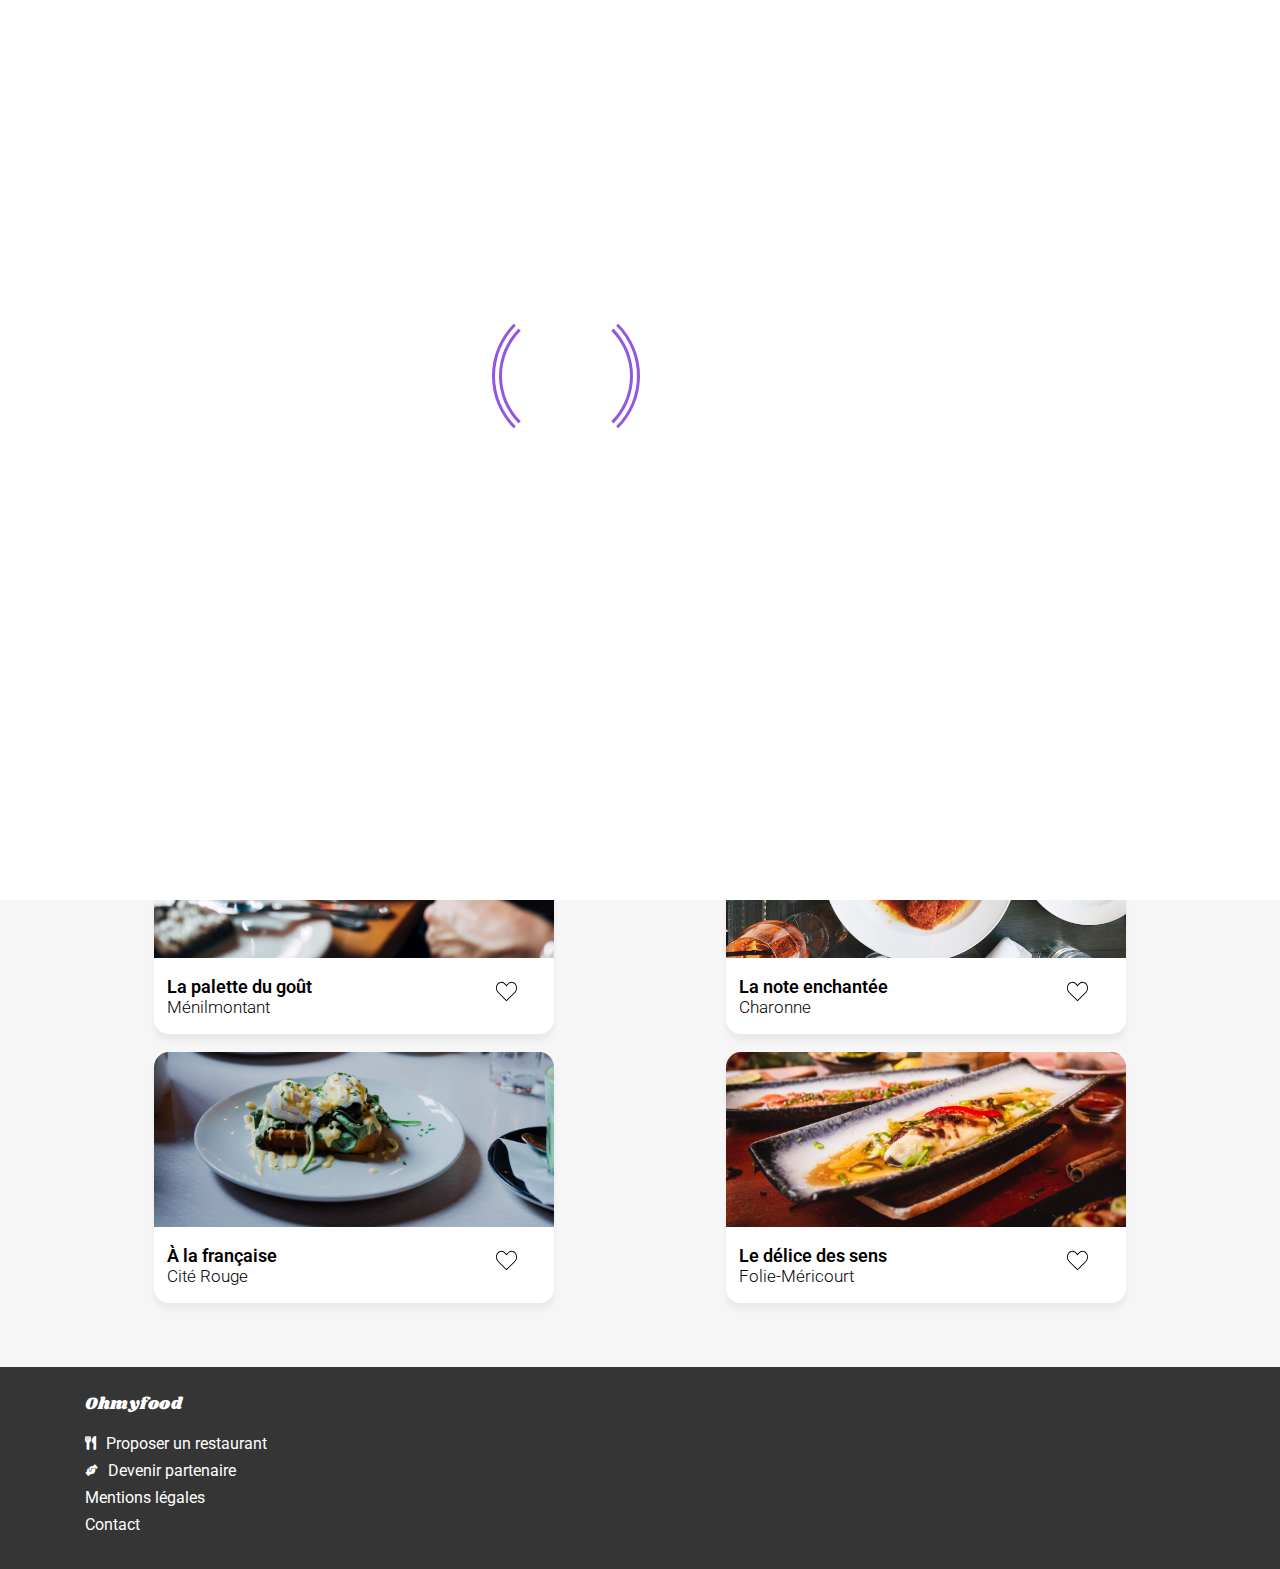
<file: index.html>
<!DOCTYPE html>
<html lang="fr">
<head>
    <meta charset="UTF-8">
    <meta http-equiv="X-UA-Compatible" content="IE=edge">
    <meta name="viewport" content="width=device-width, initial-scale=1.0">
    <meta name="google-site-verification" content="bMwTfAX3Xm-KfjZnxYU0KTMN0a5Xs8iOFB5NO6-GdXM" />
    <title>ohmyfood</title>
    <link rel="shortcut icon" href="./MaquettesOhmyfood/images/logo/ohmyfood@2x.svg">
    <link rel="stylesheet" href="./fontawesome/css/all.css">
    <link rel="stylesheet" href="style.css">
    <link rel="preconnect" href="https://fonts.googleapis.com">
    <link rel="preconnect" href="https://fonts.gstatic.com" crossorigin>
    <link href="https://fonts.googleapis.com/css2?family=Roboto:wght@100;300;400;500;700;900&family=Shrikhand&display=swap" rel="stylesheet">
</head>
<body>
    <header>
        <div class="header__logo">
            <img src="./MaquettesOhmyfood/images/logo/ohmyfood@2x.svg" alt="ohmyfood">
        </div>
    </header>
    <main>
        <div class="location">
            <div class="location__wrapper">
                <i class="fas fa-map-marker-alt"></i>
                <p>Paris, Belleville</p>
            </div>
        </div>
        <section class="description">
            <h1>Réservez le menu qui vous convient</h1>
            <p>Découvrez des restaurants d'exception, sélectionnés par nos soins.</p>
            <div class="description__btn">
                <a href="#restaurants">
                    <p>Explorer nos restaurants</p>
                </a>
            </div> 
        </section>
        <section class="operation">
            <div class="operation__title">
                <h2>Fonctionnement</h2>
            </div>
            <div class="operation__choices">
                <div class="operation-choice">
                    <div class="operation-step">1</div>
                    <div class="operation-description">
                        <i class="fas fa-mobile-alt"></i>
                        <p>Choisissez un restaurant</p>
                    </div>
                </div>
                <div class="operation-choice">
                    <div class="operation-step">2</div>
                    <div class="operation-description">
                        <i class="fas fa-list-ul"></i>
                        <p>Composez votre menu</p>
                    </div>
                </div>
                <div class="operation-choice">
                    <div class="operation-step">3</div>
                    <div class="operation-description operation-description--selected">
                        <i class="fas fa-store"></i>
                        <p>Dégustez au restaurant</p>
                    </div>
                </div>
            </div>
        </section>
        <section id="restaurants">
            <div class="restaurants__title">
                <h2>Restaurants</h2>
            </div>
            <div class="restaurants__examples">
                <a href="./la-palette-du-gout.html">
                    <div class="restaurants__example">
                        <figure>
                            <img src="./MaquettesOhmyfood/images/restaurants/jay-wennington-N_Y88TWmGwA-unsplash.jpg" alt="jay-wennington">
                            <p>Nouveau</p>
                         </figure>
                        <div class="container_description">
                            <div class="society">La palette du goût</div>
                            <div class="container-heart">
                                <svg version="1.1" class="Capa_1" xmlns="http://www.w3.org/2000/svg" xmlns:xlink="http://www.w3.org/1999/xlink" x="0px" y="0px" viewBox="0 0 512 512" style="enable-background:new 0 0 512 512;" xml:space="preserve" width=23px height=21px>
	                                    <g>
	                                    	<path d="M378.667,21.333c-56.792,0-103.698,52.75-122.667,77.646c-18.969-24.896-65.875-77.646-122.667-77.646
	                                    		C59.813,21.333,0,88.927,0,172c0,45.323,17.99,87.562,49.479,116.469c0.458,0.792,1.021,1.521,1.677,2.177l197.313,196.906
	                                    		c2.083,2.073,4.802,3.115,7.531,3.115s5.458-1.042,7.542-3.125L467.417,283.74l2.104-2.042c1.667-1.573,3.313-3.167,5.156-5.208
	                                    		c0.771-0.76,1.406-1.615,1.896-2.542C499.438,245.948,512,209.833,512,172C512,88.927,452.188,21.333,378.667,21.333z
	                                    		 M458.823,261.948c-0.292,0.344-0.563,0.708-0.802,1.083c-1,1.146-2.094,2.156-3.177,3.188L255.99,464.927L68.667,277.979
	                                    		c-0.604-1.188-1.448-2.271-2.479-3.177C37.677,249.906,21.333,212.437,21.333,172c0-71.313,50.24-129.333,112-129.333
	                                    		c61.063,0,113.177,79.646,113.698,80.448c3.938,6.083,14,6.083,17.938,0c0.521-0.802,52.635-80.448,113.698-80.448
	                                    		c61.76,0,112,58.021,112,129.333C490.667,205.604,479.354,237.552,458.823,261.948z"/>
	                                    </g>
                                </svg>
                                <svg version="1.1" class="Capa_2" xmlns="http://www.w3.org/2000/svg" xmlns:xlink="http://www.w3.org/1999/xlink" x="0px" y="0px" viewBox="0 0 512 512" style="enable-background:new 0 0 512 512;" xml:space="preserve" width=23px height=21px>
                                        <g>
                                            <defs>
                                                <linearGradient id="grad" x1="0%" y1="0%" x2="0%" y2=100%>
                                                    <stop offset="0%" style="stop-color: #a05adc; stop-opacity:1" />
                                                    <stop offset="100%" style="stop-color: #ea83df; stop-opacity:1" />
                                                </linearGradient>
                                            </defs>
                                        	<path class="heart1" fill="url(#grad)" d="M378.667,21.333c-56.792,0-103.698,52.75-122.667,77.646
                                        		c-18.969-24.896-65.875-77.646-122.667-77.646C59.813,21.333,0,88.927,0,172c0,45.323,17.99,87.563,49.479,116.469
                                        		c0.458,0.792,1.021,1.521,1.677,2.177l197.313,196.906c2.083,2.073,4.802,3.115,7.531,3.115s5.458-1.042,7.542-3.125
                                        		L467.417,283.74l2.104-2.042c1.667-1.573,3.313-3.167,5.156-5.208c0.771-0.76,1.406-1.615,1.896-2.542
                                        		C499.438,245.948,512,209.833,512,172C512,88.927,452.188,21.333,378.667,21.333z"/>
                                        </g>
                                </svg> 
                            </div>
                            <p>Ménilmontant</p>
                        </div>
                    </div>
                </a>
                <a href="laNoteEnchantee.html">
                    <div class="restaurants__example">
                        <figure>
                            <img class="position-center" src="./MaquettesOhmyfood/images/restaurants/stil-u2Lp8tXIcjw-unsplash.jpg" alt="stil">
                            <p>Nouveau</p>
                         </figure>
                        <div class="container_description">
                            <div class="society">La note enchantée</div>
                            <div class="container-heart">
                                <svg version="1.1" class="Capa_1" xmlns="http://www.w3.org/2000/svg" xmlns:xlink="http://www.w3.org/1999/xlink" x="0px" y="0px" viewBox="0 0 512 512" style="enable-background:new 0 0 512 512;" xml:space="preserve" width=23px height=21px>
	                                <g>
	                                	<path d="M378.667,21.333c-56.792,0-103.698,52.75-122.667,77.646c-18.969-24.896-65.875-77.646-122.667-77.646
	                                    		C59.813,21.333,0,88.927,0,172c0,45.323,17.99,87.562,49.479,116.469c0.458,0.792,1.021,1.521,1.677,2.177l197.313,196.906
	                                    		c2.083,2.073,4.802,3.115,7.531,3.115s5.458-1.042,7.542-3.125L467.417,283.74l2.104-2.042c1.667-1.573,3.313-3.167,5.156-5.208
	                                    		c0.771-0.76,1.406-1.615,1.896-2.542C499.438,245.948,512,209.833,512,172C512,88.927,452.188,21.333,378.667,21.333z
	                                    		 M458.823,261.948c-0.292,0.344-0.563,0.708-0.802,1.083c-1,1.146-2.094,2.156-3.177,3.188L255.99,464.927L68.667,277.979
	                                    		c-0.604-1.188-1.448-2.271-2.479-3.177C37.677,249.906,21.333,212.437,21.333,172c0-71.313,50.24-129.333,112-129.333
	                                    		c61.063,0,113.177,79.646,113.698,80.448c3.938,6.083,14,6.083,17.938,0c0.521-0.802,52.635-80.448,113.698-80.448
	                                		c61.76,0,112,58.021,112,129.333C490.667,205.604,479.354,237.552,458.823,261.948z"/>
	                                </g>
                                </svg>
                                <svg version="1.1" class="Capa_2" xmlns="http://www.w3.org/2000/svg" xmlns:xlink="http://www.w3.org/1999/xlink" x="0px" y="0px" viewBox="0 0 512 512" style="enable-background:new 0 0 512 512;" xml:space="preserve" width=23px height=21px>
                                <g>
                                    <defs>
                                        <linearGradient x1="0%" y1="0%" x2="0%" y2=100%>
                                                <stop offset="0%" style="stop-color: #a05adc; stop-opacity:1" />
                                                <stop offset="100%" style="stop-color: #ea83df; stop-opacity:1" />
                                        </linearGradient>
                                    </defs>
                                	<path class="heart1" fill="url(#grad)" d="M378.667,21.333c-56.792,0-103.698,52.75-122.667,77.646
                                    		c-18.969-24.896-65.875-77.646-122.667-77.646C59.813,21.333,0,88.927,0,172c0,45.323,17.99,87.563,49.479,116.469
                                    		c0.458,0.792,1.021,1.521,1.677,2.177l197.313,196.906c2.083,2.073,4.802,3.115,7.531,3.115s5.458-1.042,7.542-3.125
                                    		L467.417,283.74l2.104-2.042c1.667-1.573,3.313-3.167,5.156-5.208c0.771-0.76,1.406-1.615,1.896-2.542
                                		C499.438,245.948,512,209.833,512,172C512,88.927,452.188,21.333,378.667,21.333z"/>
                                </g>
                                </svg> 
                            </div>
                            <p>Charonne</p>
                        </div>
                    </div>
                </a>
                <a href="aLaFrancaise.html"> 
                    <div class="restaurants__example">
                        <figure>
                            <img src="./MaquettesOhmyfood/images/restaurants/toa-heftiba-DQKerTsQwi0-unsplash.jpg" alt="toa-heftiba">
                         </figure>
                        <div class="container_description">
                            <div class="society">À la française</div>
                            <div class="container-heart">
                                <svg version="1.1" class="Capa_1" xmlns="http://www.w3.org/2000/svg" xmlns:xlink="http://www.w3.org/1999/xlink" x="0px" y="0px" viewBox="0 0 512 512" style="enable-background:new 0 0 512 512;" xml:space="preserve" width=23px height=21px>
	                            <g>
	                            	<path d="M378.667,21.333c-56.792,0-103.698,52.75-122.667,77.646c-18.969-24.896-65.875-77.646-122.667-77.646
	                            		C59.813,21.333,0,88.927,0,172c0,45.323,17.99,87.562,49.479,116.469c0.458,0.792,1.021,1.521,1.677,2.177l197.313,196.906
	                            		c2.083,2.073,4.802,3.115,7.531,3.115s5.458-1.042,7.542-3.125L467.417,283.74l2.104-2.042c1.667-1.573,3.313-3.167,5.156-5.208
	                            		c0.771-0.76,1.406-1.615,1.896-2.542C499.438,245.948,512,209.833,512,172C512,88.927,452.188,21.333,378.667,21.333z
	                            		 M458.823,261.948c-0.292,0.344-0.563,0.708-0.802,1.083c-1,1.146-2.094,2.156-3.177,3.188L255.99,464.927L68.667,277.979
	                            		c-0.604-1.188-1.448-2.271-2.479-3.177C37.677,249.906,21.333,212.437,21.333,172c0-71.313,50.24-129.333,112-129.333
	                            		c61.063,0,113.177,79.646,113.698,80.448c3.938,6.083,14,6.083,17.938,0c0.521-0.802,52.635-80.448,113.698-80.448
	                            		c61.76,0,112,58.021,112,129.333C490.667,205.604,479.354,237.552,458.823,261.948z"/>
	                            </g>
                                </svg>
                                <svg version="1.1" class="Capa_2" xmlns="http://www.w3.org/2000/svg" xmlns:xlink="http://www.w3.org/1999/xlink" x="0px" y="0px" viewBox="0 0 512 512" style="enable-background:new 0 0 512 512;" xml:space="preserve" width=23px height=21px>
                                <g>
                                    <defs>
                                        <linearGradient x1="0%" y1="0%" x2="0%" y2=100%>
                                            <stop offset="0%" style="stop-color: #a05adc; stop-opacity:1" />
                                            <stop offset="100%" style="stop-color: #ea83df; stop-opacity:1" />
                                        </linearGradient>
                                    </defs>
                                	<path class="heart1" fill="url(#grad)" d="M378.667,21.333c-56.792,0-103.698,52.75-122.667,77.646
                                    		c-18.969-24.896-65.875-77.646-122.667-77.646C59.813,21.333,0,88.927,0,172c0,45.323,17.99,87.563,49.479,116.469
                                    		c0.458,0.792,1.021,1.521,1.677,2.177l197.313,196.906c2.083,2.073,4.802,3.115,7.531,3.115s5.458-1.042,7.542-3.125
                                    		L467.417,283.74l2.104-2.042c1.667-1.573,3.313-3.167,5.156-5.208c0.771-0.76,1.406-1.615,1.896-2.542
                                		C499.438,245.948,512,209.833,512,172C512,88.927,452.188,21.333,378.667,21.333z"/>
                                </g>
                                </svg> 
                            </div>
                            <p>Cité Rouge</p>
                        </div>
                    </div>
                </a>
                <a href="./leDeliceDesSens.html">
                    <div class="restaurants__example">
                        <figure>
                            <img src="./MaquettesOhmyfood/images/restaurants/louis-hansel-shotsoflouis-qNBGVyOCY8Q-unsplash.jpg" alt="louis-hansel">
                         </figure>
                        <div class="container_description">
                            <div class="society">Le délice des sens</div>
                            <div class="container-heart">
                                <svg version="1.1" class="Capa_1" xmlns="http://www.w3.org/2000/svg" xmlns:xlink="http://www.w3.org/1999/xlink" x="0px" y="0px" viewBox="0 0 512 512" style="enable-background:new 0 0 512 512;" xml:space="preserve" width=23px height=21px>
	                                <g>
	                            	    <path d="M378.667,21.333c-56.792,0-103.698,52.75-122.667,77.646c-18.969-24.896-65.875-77.646-122.667-77.646
	                            		C59.813,21.333,0,88.927,0,172c0,45.323,17.99,87.562,49.479,116.469c0.458,0.792,1.021,1.521,1.677,2.177l197.313,196.906
	                            		c2.083,2.073,4.802,3.115,7.531,3.115s5.458-1.042,7.542-3.125L467.417,283.74l2.104-2.042c1.667-1.573,3.313-3.167,5.156-5.208
	                            		c0.771-0.76,1.406-1.615,1.896-2.542C499.438,245.948,512,209.833,512,172C512,88.927,452.188,21.333,378.667,21.333z
	                            		 M458.823,261.948c-0.292,0.344-0.563,0.708-0.802,1.083c-1,1.146-2.094,2.156-3.177,3.188L255.99,464.927L68.667,277.979
	                            		c-0.604-1.188-1.448-2.271-2.479-3.177C37.677,249.906,21.333,212.437,21.333,172c0-71.313,50.24-129.333,112-129.333
	                            		c61.063,0,113.177,79.646,113.698,80.448c3.938,6.083,14,6.083,17.938,0c0.521-0.802,52.635-80.448,113.698-80.448
	                            		c61.76,0,112,58.021,112,129.333C490.667,205.604,479.354,237.552,458.823,261.948z"/>
	                                </g>
                                </svg>
                                <svg version="1.1" class="Capa_2" xmlns="http://www.w3.org/2000/svg" xmlns:xlink="http://www.w3.org/1999/xlink" x="0px" y="0px" viewBox="0 0 512 512" style="enable-background:new 0 0 512 512;" xml:space="preserve" width=23px height=21px>
                                    <g>
                                        <defs>
                                            <linearGradient x1="0%" y1="0%" x2="0%" y2=100%>
                                                <stop offset="0%" style="stop-color: #a05adc; stop-opacity:1" />
                                                <stop offset="100%" style="stop-color: #ea83df; stop-opacity:1" />
                                            </linearGradient>
                                        </defs>
                                	    <path class="heart1" fill="url(#grad)" d="M378.667,21.333c-56.792,0-103.698,52.75-122.667,77.646
                                    		c-18.969-24.896-65.875-77.646-122.667-77.646C59.813,21.333,0,88.927,0,172c0,45.323,17.99,87.563,49.479,116.469
                                    		c0.458,0.792,1.021,1.521,1.677,2.177l197.313,196.906c2.083,2.073,4.802,3.115,7.531,3.115s5.458-1.042,7.542-3.125
                                    		L467.417,283.74l2.104-2.042c1.667-1.573,3.313-3.167,5.156-5.208c0.771-0.76,1.406-1.615,1.896-2.542
                                		C499.438,245.948,512,209.833,512,172C512,88.927,452.188,21.333,378.667,21.333z"/>
                                    </g>
                                </svg> 
                            </div>
                        <p>Folie-Méricourt</p>
                        </div>
                    </div>
                </a>
            </div>
        </section>
    </main>
    <footer>
        <p id="societyName">Ohmyfood</p>
        <nav class="footer__nav">
            <ul>
                <li><i class="fas fa-utensils"></i>Proposer un restaurant</li>
                <li><i class="fas fa-hands-helping"></i>Devenir partenaire</li>
                <li>Mentions légales</li>
                <li>
                    <a href="mailto:wilhem.nedan@gmail.com">Contact</a>
                </li>  
            </ul>
        </nav>
    </footer>
    <div class="loading"></div> 
</body>
</html>
</file>
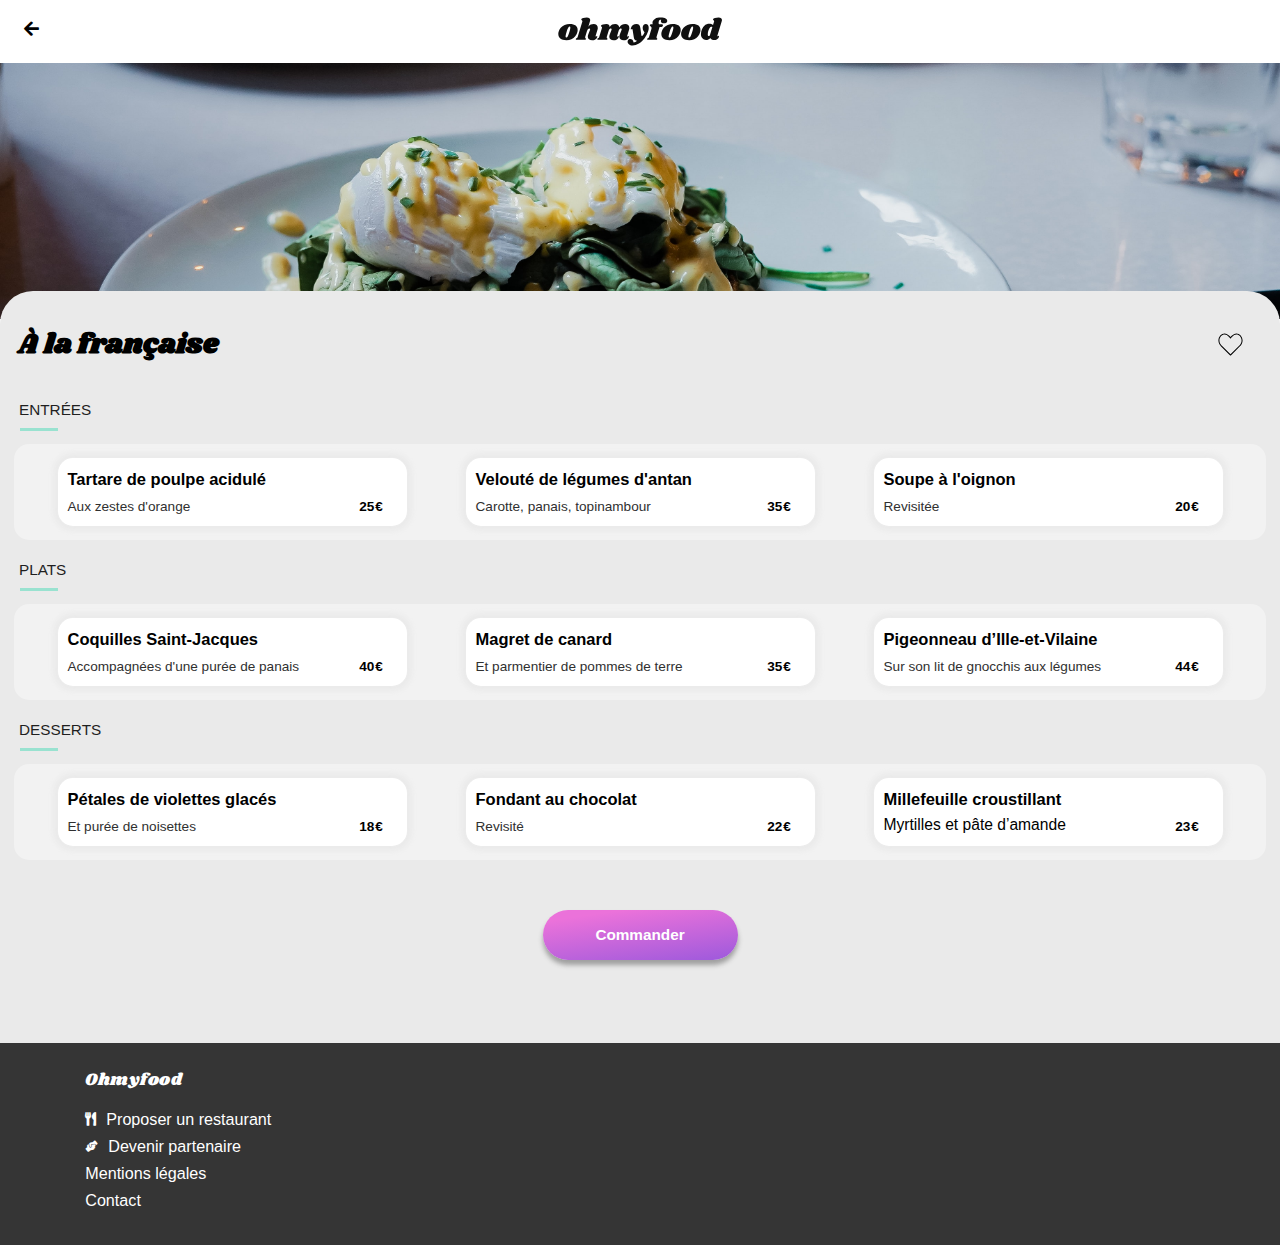
<file: aLaFrancaise.html>
<!DOCTYPE html>
<html lang="fr">
<head>
    <meta charset="UTF-8">
    <meta http-equiv="X-UA-Compatible" content="IE=edge">
    <meta name="viewport" content="width=device-width, initial-scale=1.0">
    <title>La palette du goût</title>
    <link rel="shortcut icon" href="./MaquettesOhmyfood/images/logo/ohmyfood@2x.svg">
    <link rel="stylesheet" href="./fontawesome/css/all.css">
    <link rel="stylesheet" href="style.css">
    <link rel="preconnect" href="https://fonts.googleapis.com">
    <link rel="preconnect" href="https://fonts.gstatic.com" crossorigin>
    <link href="https://fonts.googleapis.com/css2?family=Shrikhand&display=swap" rel="stylesheet">
</head>
<body>
    <header class="heading">
        <a href="index.html">
             <i class="fas fa-arrow-left"></i>
        </a>
        <div class="header__logo">
            <img src="./MaquettesOhmyfood/images/logo/ohmyfood@2x.svg" alt="ohmyfood">
        </div>
    </header>
    <main>
        <section class="visual">
            <figure>
                <img src="./MaquettesOhmyfood/images/restaurants/toa-heftiba-DQKerTsQwi0-unsplash.jpg" alt="">
            </figure>
        </section>
        <article class="principal">
            <div class="principal__title">
                <h1>À la française</h1>
                <div class="container-heart2">
                    <svg version="1.1" class="Capa_3" xmlns="http://www.w3.org/2000/svg" xmlns:xlink="http://www.w3.org/1999/xlink" x="0px" y="0px" viewBox="0 0 512 512" style="enable-background:new 0 0 512 512;" xml:space="preserve" width=23px height=21px>
	                    <g>
	                    	<path d="M378.667,21.333c-56.792,0-103.698,52.75-122.667,77.646c-18.969-24.896-65.875-77.646-122.667-77.646
	                    		C59.813,21.333,0,88.927,0,172c0,45.323,17.99,87.562,49.479,116.469c0.458,0.792,1.021,1.521,1.677,2.177l197.313,196.906
	                    		c2.083,2.073,4.802,3.115,7.531,3.115s5.458-1.042,7.542-3.125L467.417,283.74l2.104-2.042c1.667-1.573,3.313-3.167,5.156-5.208
	                    		c0.771-0.76,1.406-1.615,1.896-2.542C499.438,245.948,512,209.833,512,172C512,88.927,452.188,21.333,378.667,21.333z
	                    		 M458.823,261.948c-0.292,0.344-0.563,0.708-0.802,1.083c-1,1.146-2.094,2.156-3.177,3.188L255.99,464.927L68.667,277.979
	                    		c-0.604-1.188-1.448-2.271-2.479-3.177C37.677,249.906,21.333,212.437,21.333,172c0-71.313,50.24-129.333,112-129.333
	                    		c61.063,0,113.177,79.646,113.698,80.448c3.938,6.083,14,6.083,17.938,0c0.521-0.802,52.635-80.448,113.698-80.448
	                    		c61.76,0,112,58.021,112,129.333C490.667,205.604,479.354,237.552,458.823,261.948z"/>
	                    </g>
                    </svg>
                    <svg version="1.1" class="Capa_4" xmlns="http://www.w3.org/2000/svg" xmlns:xlink="http://www.w3.org/1999/xlink" x="0px" y="0px" viewBox="0 0 512 512" style="enable-background:new 0 0 512 512;" xml:space="preserve" width=23px height=21px>
                        <g>
                            <defs>
                                <linearGradient id="grad" x1="0%" y1="0%" x2="0%" y2=100%>
                                    <stop offset="0%" style="stop-color: #a05adc; stop-opacity:1" />
                                    <stop offset="100%" style="stop-color: #ea83df; stop-opacity:1" />
                                </linearGradient>
                            </defs>
                        	<path class="heart1" fill="url(#grad)" d="M378.667,21.333c-56.792,0-103.698,52.75-122.667,77.646
                        		c-18.969-24.896-65.875-77.646-122.667-77.646C59.813,21.333,0,88.927,0,172c0,45.323,17.99,87.563,49.479,116.469
                        		c0.458,0.792,1.021,1.521,1.677,2.177l197.313,196.906c2.083,2.073,4.802,3.115,7.531,3.115s5.458-1.042,7.542-3.125
                        		L467.417,283.74l2.104-2.042c1.667-1.573,3.313-3.167,5.156-5.208c0.771-0.76,1.406-1.615,1.896-2.542
                        		C499.438,245.948,512,209.833,512,172C512,88.927,452.188,21.333,378.667,21.333z"/>
                        </g>
                    </svg> 
                </div>
            </div>
            <section class="general">
                <div class="general__border-entrees">
                    <div class="entrees">ENTRÉES</div>
                </div>
            </section>
            <section class="general__chooses">
                <div class="general__choose">
                    <div class="general__choose__slider">
                        <div class="left-side">
                            <h4>Tartare de poulpe acidulé</h4>
                            <p class="information">Aux zestes d'orange</p>
                        </div>
                        <div class="right-side">
                            <p class="price">25<span class="currency">€</span></p>
                            <div class="my-selection">
                                <i class="fas fa-check"></i>
                            </div>
                        </div> 
                    </div>
                </div>
                <div class="general__choose">
                    <div class="general__choose__slider">
                        <div class="left-side">
                            <h4>Velouté de légumes d'antan</h4>
                            <p class="information">Carotte, panais, topinambour</p>
                        </div>
                        <div class="right-side">
                            <p class="price">35<span class="currency">€</span></p>
                            <div class="my-selection">
                                <i class="fas fa-check"></i>
                            </div>
                        </div>
                    </div>
                </div>
                <div class="general__choose">
                    <div class="general__choose__slider">
                        <div class="left-side">
                            <h4>Soupe à l'oignon</h4>
                            <p class="information">Revisitée</p>
                        </div>
                        <div class="right-side">
                            <p class="price">20<span class="currency">€</span></p>
                            <div class="my-selection">
                                <i class="fas fa-check"></i>
                            </div>
                        </div>
                    </div>  
                </div>
            </section>
            <section class="general">
                <div class="general__border-entrees">
                    <div class="entrees">PLATS</div>
                </div>
            </section>
            <section class="general__chooses">
                <div class="general__choose">
                    <div class="general__choose__slider">
                        <div class="left-side">
                            <h4>Coquilles Saint-Jacques</h4>
                            <p class="information">Accompagnées d'une purée de panais</p>
                        </div>
                        <div class="right-side">
                            <p class="price">40<span class="currency">€</span></p>
                            <div class="my-selection">
                                <i class="fas fa-check"></i>
                            </div>
                        </div>
                    </div>
                </div>
                <div class="general__choose">
                    <div class="general__choose__slider">
                        <div class="left-side">
                            <h4>Magret de canard</h4>
                            <p class="information">Et parmentier de pommes de terre</p>
                        </div>
                        <div class="right-side">
                            <p class="price">35<span class="currency">€</span></p>
                            <div class="my-selection">
                                <i class="fas fa-check"></i>
                            </div>
                        </div>
                    </div>
                </div>
                <div class="general__choose">
                    <div class="general__choose__slider">
                        <div class="left-side">
                            <h4>Pigeonneau d’Ille-et-Vilaine</h4>
                            <p class="information">Sur son lit de gnocchis aux légumes</p>
                        </div>
                        <div class="right-side">
                            <p class="price">44<span class="currency">€</span></p>
                            <div class="my-selection">
                                <i class="fas fa-check"></i>
                            </div>
                        </div>
                    </div>
                </div>
            </section>
            <section class="general">
                <div class="general__border-entrees">
                    <div class="entrees">DESSERTS</div>
                </div>
            </section>
            <section class="general__chooses">
                <div class="general__choose">
                    <div class="general__choose__slider">
                        <div class="left-side">
                            <h4>Pétales de violettes glacés</h4>
                            <p class="information">Et purée de noisettes</p>
                        </div>
                        <div class="right-side">
                            <p class="price">18<span class="currency">€</span></p>
                            <div class="my-selection">
                                <i class="fas fa-check"></i>
                            </div>
                        </div>
                    </div>
                </div>
                <div class="general__choose">
                    <div class="general__choose__slider">
                        <div class="left-side">
                            <h4>Fondant au chocolat</h4>
                            <p class="information">Revisité</p>  
                        </div>
                        <div class="right-side">
                            <p class="price">22<span class="currency">€</span></p>
                            <div class="my-selection">
                                <i class="fas fa-check"></i>
                            </div> 
                        </div>
                    </div>
                </div>
                <div class="general__choose">
                    <div class="general__choose__slider">
                        <div class="left-side">
                            <h4>Millefeuille croustillant</h4>
                            <p class="information--bold">Myrtilles et pâte d’amande</p>
                        </div>
                        <div class="right-side">
                            <p class="price">23<span class="currency">€</span></p>
                            <div class="my-selection">
                                <i class="fas fa-check"></i>
                            </div>
                        </div>
                    </div>
                </div>
            </section>
            <div class="ordering">
                <h5>Commander</h5>
            </div>
        </article>
    </main>
    <footer>
        <p id="societyName">Ohmyfood</p>
        <nav class="footer__nav">
            <ul>
                <li><i class="fas fa-utensils"></i>Proposer un restaurant</li>
                <li><i class="fas fa-hands-helping"></i>Devenir partenaire</li>
                <li>Mentions légales</li>
                <a href="mailto:">
                    <li>Contact</li>
                </a>
            </ul>
        </nav>
    </footer>
</body>
</html>
</file>
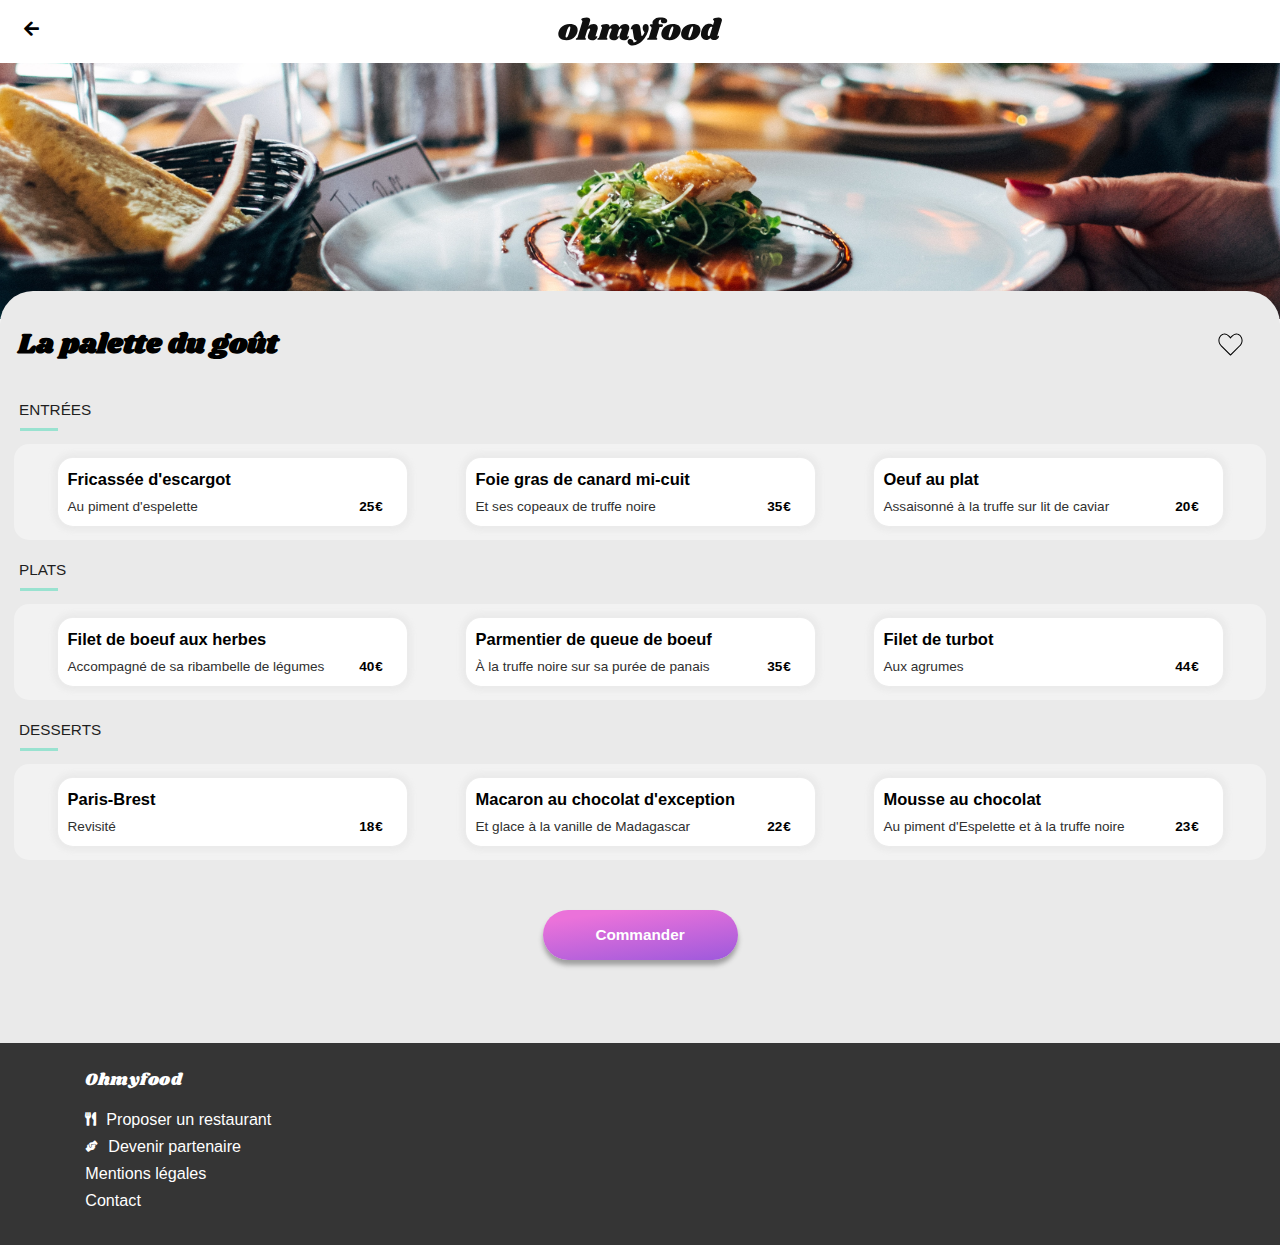
<file: la-palette-du-gout.html>
<!DOCTYPE html>
<html lang="fr">
<head>
    <meta charset="UTF-8">
    <meta http-equiv="X-UA-Compatible" content="IE=edge">
    <meta name="viewport" content="width=device-width, initial-scale=1.0">
    <title>La palette du goût</title>
    <link rel="shortcut icon" href="./MaquettesOhmyfood/images/logo/ohmyfood@2x.svg">
    <link rel="stylesheet" href="./fontawesome/css/all.css">
    <link rel="stylesheet" href="style.css">
    <link rel="preconnect" href="https://fonts.googleapis.com">
    <link rel="preconnect" href="https://fonts.gstatic.com" crossorigin>
    <link href="https://fonts.googleapis.com/css2?family=Shrikhand&display=swap" rel="stylesheet">
</head>
<body>
    <header class="heading">
        <a href="index.html">
             <i class="fas fa-arrow-left"></i>
        </a>
        <div class="header__logo">
            <img src="./MaquettesOhmyfood/images/logo/ohmyfood@2x.svg" alt="ohmyfood">
        </div>
    </header>
    <main>
        <section class="visual">
            <figure>
                <img src="./MaquettesOhmyfood/images/restaurants/jay-wennington-N_Y88TWmGwA-unsplash.jpg" alt="">
            </figure>
        </section>
        <article class="principal">
            <div class="principal__title">
                <h1>La palette du goût</h1>
                <div class="container-heart2">
                    <svg version="1.1" class="Capa_3" xmlns="http://www.w3.org/2000/svg" xmlns:xlink="http://www.w3.org/1999/xlink" x="0px" y="0px" viewBox="0 0 512 512" style="enable-background:new 0 0 512 512;" xml:space="preserve" width=23px height=21px>
	                    <g>
	                    	<path d="M378.667,21.333c-56.792,0-103.698,52.75-122.667,77.646c-18.969-24.896-65.875-77.646-122.667-77.646
	                    		C59.813,21.333,0,88.927,0,172c0,45.323,17.99,87.562,49.479,116.469c0.458,0.792,1.021,1.521,1.677,2.177l197.313,196.906
	                    		c2.083,2.073,4.802,3.115,7.531,3.115s5.458-1.042,7.542-3.125L467.417,283.74l2.104-2.042c1.667-1.573,3.313-3.167,5.156-5.208
	                    		c0.771-0.76,1.406-1.615,1.896-2.542C499.438,245.948,512,209.833,512,172C512,88.927,452.188,21.333,378.667,21.333z
	                    		 M458.823,261.948c-0.292,0.344-0.563,0.708-0.802,1.083c-1,1.146-2.094,2.156-3.177,3.188L255.99,464.927L68.667,277.979
	                    		c-0.604-1.188-1.448-2.271-2.479-3.177C37.677,249.906,21.333,212.437,21.333,172c0-71.313,50.24-129.333,112-129.333
	                    		c61.063,0,113.177,79.646,113.698,80.448c3.938,6.083,14,6.083,17.938,0c0.521-0.802,52.635-80.448,113.698-80.448
	                    		c61.76,0,112,58.021,112,129.333C490.667,205.604,479.354,237.552,458.823,261.948z"/>
	                    </g>
                    </svg>
                    <svg version="1.1" class="Capa_4" xmlns="http://www.w3.org/2000/svg" xmlns:xlink="http://www.w3.org/1999/xlink" x="0px" y="0px" viewBox="0 0 512 512" style="enable-background:new 0 0 512 512;" xml:space="preserve" width=23px height=21px>
                        <g>
                            <defs>
                                <linearGradient id="grad" x1="0%" y1="0%" x2="0%" y2=100%>
                                    <stop offset="0%" style="stop-color: #a05adc; stop-opacity:1" />
                                    <stop offset="100%" style="stop-color: #ea83df; stop-opacity:1" />
                                </linearGradient>
                            </defs>
                        	<path class="heart1" fill="url(#grad)" d="M378.667,21.333c-56.792,0-103.698,52.75-122.667,77.646
                        		c-18.969-24.896-65.875-77.646-122.667-77.646C59.813,21.333,0,88.927,0,172c0,45.323,17.99,87.563,49.479,116.469
                        		c0.458,0.792,1.021,1.521,1.677,2.177l197.313,196.906c2.083,2.073,4.802,3.115,7.531,3.115s5.458-1.042,7.542-3.125
                        		L467.417,283.74l2.104-2.042c1.667-1.573,3.313-3.167,5.156-5.208c0.771-0.76,1.406-1.615,1.896-2.542
                        		C499.438,245.948,512,209.833,512,172C512,88.927,452.188,21.333,378.667,21.333z"/>
                        </g>
                    </svg> 
                </div>
            </div>
            <section class="general">
                <div class="general__border-entrees">
                    <div class="entrees">ENTRÉES</div>
                </div>
            </section>
            <section class="general__chooses">
                <div class="general__choose">
                    <div class="general__choose__slider">
                        <div class="left-side">
                            <h4>Fricassée d'escargot</h4>
                            <p class="information">Au piment d'espelette</p>
                        </div>
                        <div class="right-side">
                            <p class="price">25<span class="currency">€</span></p>
                            <div class="my-selection">
                                <i class="fas fa-check"></i>
                            </div>
                        </div> 
                    </div>
                </div>
                <div class="general__choose">
                    <div class="general__choose__slider">
                        <div class="left-side">
                            <h4>Foie gras de canard mi-cuit</h4>
                            <p class="information">Et ses copeaux de truffe noire</p>
                        </div>
                        <div class="right-side">
                            <p class="price">35<span class="currency">€</span></p>
                            <div class="my-selection">
                                <i class="fas fa-check"></i>
                            </div>
                        </div>
                    </div>
                </div>
                <div class="general__choose">
                    <div class="general__choose__slider">
                        <div class="left-side">
                            <h4>Oeuf au plat</h4>
                            <p class="information">Assaisonné à la truffe sur lit de caviar</p>
                        </div>
                        <div class="right-side">
                            <p class="price">20<span class="currency">€</span></p>
                            <div class="my-selection">
                                <i class="fas fa-check"></i>
                            </div>
                        </div>
                    </div>  
                </div>
            </section>
            <section class="general">
                <div class="general__border-entrees">
                    <div class="entrees">PLATS</div>
                </div>
            </section>
            <section class="general__chooses">
                <div class="general__choose">
                    <div class="general__choose__slider">
                        <div class="left-side">
                            <h4>Filet de boeuf aux herbes</h4>
                            <p class="information">Accompagné de sa ribambelle de légumes</p>
                        </div>
                        <div class="right-side">
                            <p class="price">40<span class="currency">€</span></p>
                            <div class="my-selection">
                                <i class="fas fa-check"></i>
                            </div>
                        </div>
                    </div>
                </div>
                <div class="general__choose">
                    <div class="general__choose__slider">
                        <div class="left-side">
                            <h4>Parmentier de queue de boeuf</h4>
                            <p class="information">À la truffe noire sur sa purée de panais</p>
                        </div>
                        <div class="right-side">
                            <p class="price">35<span class="currency">€</span></p>
                            <div class="my-selection">
                                <i class="fas fa-check"></i>
                            </div>
                        </div>
                    </div>
                </div>
                <div class="general__choose">
                    <div class="general__choose__slider">
                        <div class="left-side">
                            <h4>Filet de turbot</h4>
                            <p class="information">Aux agrumes</p>
                        </div>
                        <div class="right-side">
                            <p class="price">44<span class="currency">€</span></p>
                            <div class="my-selection">
                                <i class="fas fa-check"></i>
                            </div>
                        </div>
                    </div>
                </div>
            </section>
            <section class="general">
                <div class="general__border-entrees">
                    <div class="entrees">DESSERTS</div>
                </div>
            </section>
            <section class="general__chooses">
                <div class="general__choose">
                    <div class="general__choose__slider">
                        <div class="left-side">
                            <h4>Paris-Brest</h4>
                            <p class="information">Revisité</p>
                        </div>
                        <div class="right-side">
                            <p class="price">18<span class="currency">€</span></p>
                            <div class="my-selection">
                                <i class="fas fa-check"></i>
                            </div>
                        </div>
                    </div>
                </div>
                <div class="general__choose">
                    <div class="general__choose__slider">
                        <div class="left-side">
                            <h4>Macaron au chocolat d'exception</h4>
                            <p class="information">Et glace à la vanille de Madagascar</p>  
                        </div>
                        <div class="right-side">
                            <p class="price">22<span class="currency">€</span></p>
                            <div class="my-selection">
                                <i class="fas fa-check"></i>
                            </div> 
                        </div>
                    </div>
                </div>
                <div class="general__choose">
                    <div class="general__choose__slider">
                        <div class="left-side">
                            <h4>Mousse au chocolat</h4>
                            <p class="information">Au piment d'Espelette et à la truffe noire</p>
                        </div>
                        <div class="right-side">
                            <p class="price">23<span class="currency">€</span></p>
                            <div class="my-selection">
                                <i class="fas fa-check"></i>
                            </div>
                        </div>
                    </div>
                </div>
            </section>
            <div class="ordering">
                <h5>Commander</h5>
            </div>
        </article>
    </main>
    <footer>
        <p id="societyName">Ohmyfood</p>
        <nav class="footer__nav">
            <ul>
                <li><i class="fas fa-utensils"></i>Proposer un restaurant</li>
                <li><i class="fas fa-hands-helping"></i>Devenir partenaire</li>
                <li>Mentions légales</li>
                <li><a href="mailto:">Contact</a></li>
            </ul>
        </nav>
    </footer>
</body>
</html>
</file>
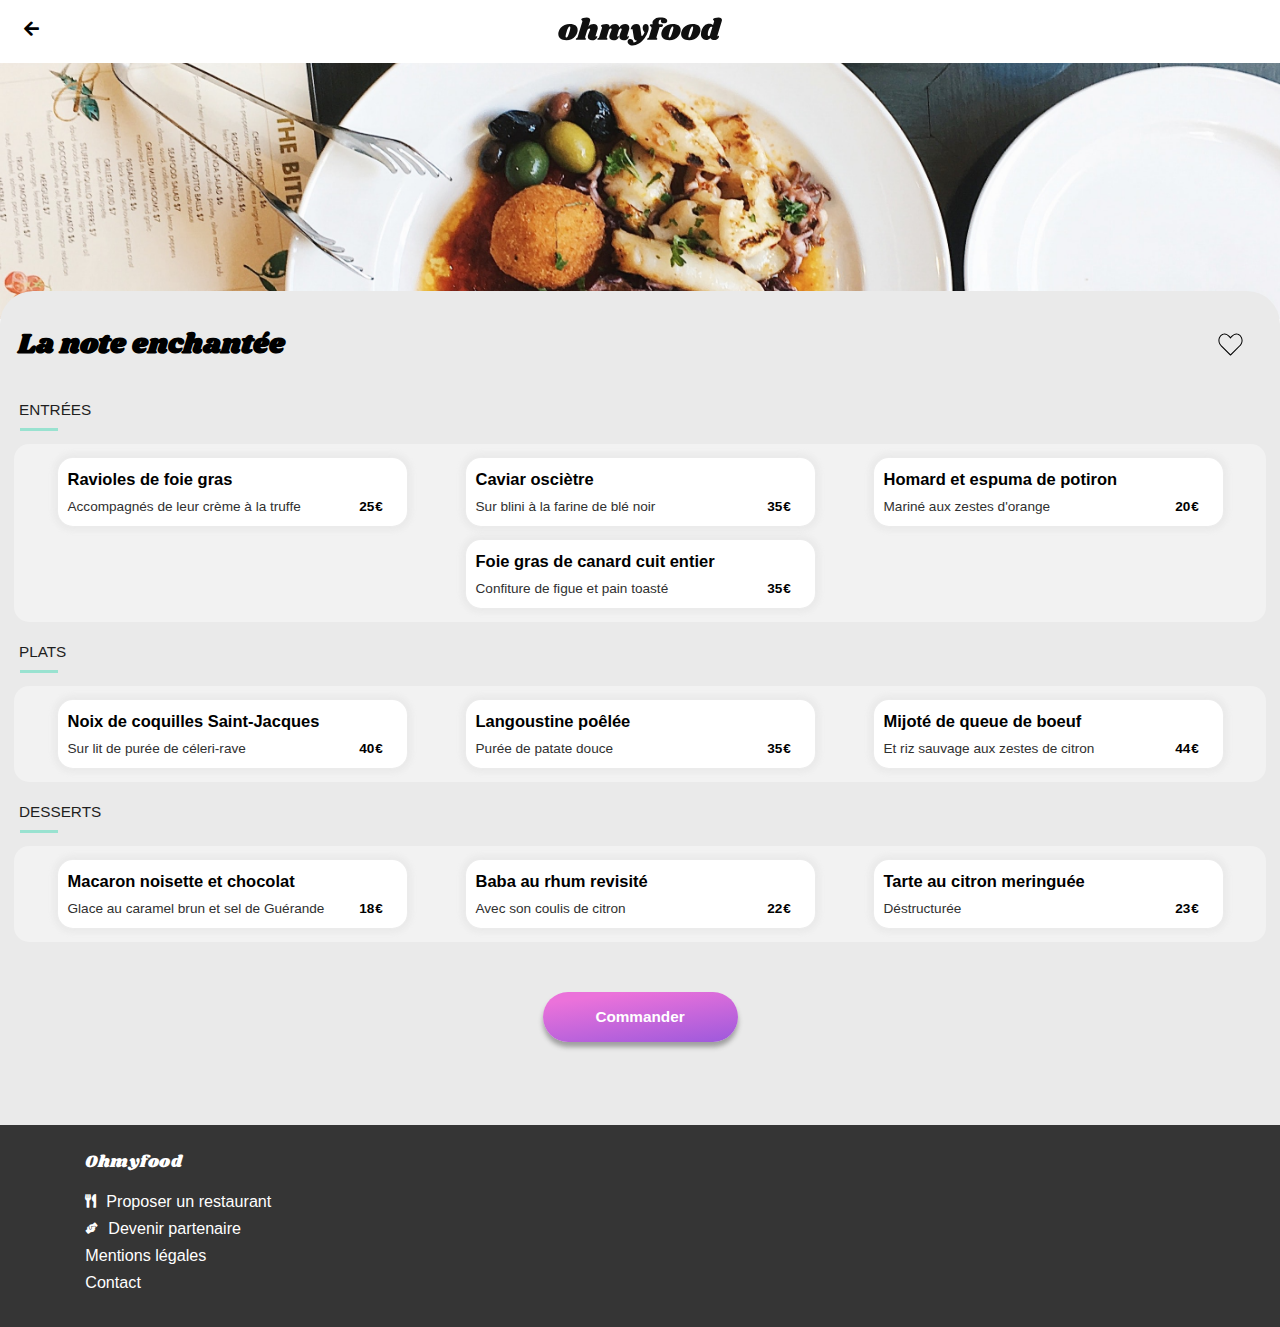
<file: laNoteEnchantee.html>
<!DOCTYPE html>
<html lang="fr">
<head>
    <meta charset="UTF-8">
    <meta http-equiv="X-UA-Compatible" content="IE=edge">
    <meta name="viewport" content="width=device-width, initial-scale=1.0">
    <title>La palette du goût</title>
    <link rel="shortcut icon" href="./MaquettesOhmyfood/images/logo/ohmyfood@2x.svg">
    <link rel="stylesheet" href="./fontawesome/css/all.css">
    <link rel="stylesheet" href="style.css">
    <link rel="preconnect" href="https://fonts.googleapis.com">
    <link rel="preconnect" href="https://fonts.gstatic.com" crossorigin>
    <link href="https://fonts.googleapis.com/css2?family=Shrikhand&display=swap" rel="stylesheet">
</head>
<body>
    <header class="heading">
        <a href="index.html">
             <i class="fas fa-arrow-left"></i>
        </a>
        <div class="header__logo">
            <img src="./MaquettesOhmyfood/images/logo/ohmyfood@2x.svg" alt="ohmyfood">
        </div>
    </header>
    <main>
        <section class="visual">
            <figure>
                <img src="./MaquettesOhmyfood/images/restaurants/stil-u2Lp8tXIcjw-unsplash.jpg" alt="">
            </figure>
        </section>
        <article class="principal">
            <div class="principal__title">
                <h1>La note enchantée</h1>
                <div class="container-heart2">
                    <svg version="1.1" class="Capa_3" xmlns="http://www.w3.org/2000/svg" xmlns:xlink="http://www.w3.org/1999/xlink" x="0px" y="0px" viewBox="0 0 512 512" style="enable-background:new 0 0 512 512;" xml:space="preserve" width=23px height=21px>
	                    <g>
	                    	<path d="M378.667,21.333c-56.792,0-103.698,52.75-122.667,77.646c-18.969-24.896-65.875-77.646-122.667-77.646
	                    		C59.813,21.333,0,88.927,0,172c0,45.323,17.99,87.562,49.479,116.469c0.458,0.792,1.021,1.521,1.677,2.177l197.313,196.906
	                    		c2.083,2.073,4.802,3.115,7.531,3.115s5.458-1.042,7.542-3.125L467.417,283.74l2.104-2.042c1.667-1.573,3.313-3.167,5.156-5.208
	                    		c0.771-0.76,1.406-1.615,1.896-2.542C499.438,245.948,512,209.833,512,172C512,88.927,452.188,21.333,378.667,21.333z
	                    		 M458.823,261.948c-0.292,0.344-0.563,0.708-0.802,1.083c-1,1.146-2.094,2.156-3.177,3.188L255.99,464.927L68.667,277.979
	                    		c-0.604-1.188-1.448-2.271-2.479-3.177C37.677,249.906,21.333,212.437,21.333,172c0-71.313,50.24-129.333,112-129.333
	                    		c61.063,0,113.177,79.646,113.698,80.448c3.938,6.083,14,6.083,17.938,0c0.521-0.802,52.635-80.448,113.698-80.448
	                    		c61.76,0,112,58.021,112,129.333C490.667,205.604,479.354,237.552,458.823,261.948z"/>
	                    </g>
                    </svg>
                    <svg version="1.1" class="Capa_4" xmlns="http://www.w3.org/2000/svg" xmlns:xlink="http://www.w3.org/1999/xlink" x="0px" y="0px" viewBox="0 0 512 512" style="enable-background:new 0 0 512 512;" xml:space="preserve" width=23px height=21px>
                        <g>
                            <defs>
                                <linearGradient id="grad" x1="0%" y1="0%" x2="0%" y2=100%>
                                    <stop offset="0%" style="stop-color: #a05adc; stop-opacity:1" />
                                    <stop offset="100%" style="stop-color: #ea83df; stop-opacity:1" />
                                </linearGradient>
                            </defs>
                        	<path class="heart1" fill="url(#grad)" d="M378.667,21.333c-56.792,0-103.698,52.75-122.667,77.646
                        		c-18.969-24.896-65.875-77.646-122.667-77.646C59.813,21.333,0,88.927,0,172c0,45.323,17.99,87.563,49.479,116.469
                        		c0.458,0.792,1.021,1.521,1.677,2.177l197.313,196.906c2.083,2.073,4.802,3.115,7.531,3.115s5.458-1.042,7.542-3.125
                        		L467.417,283.74l2.104-2.042c1.667-1.573,3.313-3.167,5.156-5.208c0.771-0.76,1.406-1.615,1.896-2.542
                        		C499.438,245.948,512,209.833,512,172C512,88.927,452.188,21.333,378.667,21.333z"/>
                        </g>
                    </svg> 
                </div>
            </div>
            <section class="general">
                <div class="general__border-entrees">
                    <div class="entrees">ENTRÉES</div>
                </div>
            </section>
            <section class="general__chooses">
                <div class="general__choose">
                    <div class="general__choose__slider">
                        <div class="left-side">
                            <h4>Ravioles de foie gras </h4>
                            <p class="information">Accompagnés de leur crème à la truffe</p>
                        </div>
                        <div class="right-side">
                            <p class="price">25<span class="currency">€</span></p>
                            <div class="my-selection">
                                <i class="fas fa-check"></i>
                            </div>
                        </div> 
                    </div>
                </div>
                <div class="general__choose">
                    <div class="general__choose__slider">
                        <div class="left-side">
                            <h4>Caviar osciètre </h4>
                            <p class="information">Sur blini à la farine de blé noir</p>
                        </div>
                        <div class="right-side">
                            <p class="price">35<span class="currency">€</span></p>
                            <div class="my-selection">
                                <i class="fas fa-check"></i>
                            </div>
                        </div>
                    </div>
                </div>
                <div class="general__choose">
                    <div class="general__choose__slider">
                        <div class="left-side">
                            <h4>Homard et espuma de potiron</h4>
                            <p class="information">Mariné aux zestes d'orange</p>
                        </div>
                        <div class="right-side">
                            <p class="price">20<span class="currency">€</span></p>
                            <div class="my-selection">
                                <i class="fas fa-check"></i>
                            </div>
                        </div>
                    </div>  
                </div>
                <div class="general__choose">
                    <div class="general__choose__slider">
                        <div class="left-side">
                            <h4>Foie gras de canard cuit entier</h4>
                            <p class="information">Confiture de figue et pain toasté</p>
                        </div>
                        <div class="right-side">
                            <p class="price">35<span class="currency">€</span></p>
                            <div class="my-selection">
                                <i class="fas fa-check"></i>
                            </div>
                        </div>
                    </div>  
                </div>
            </section>
            <section class="general">
                <div class="general__border-entrees">
                    <div class="entrees">PLATS</div>
                </div>
            </section>
            <section class="general__chooses">
                <div class="general__choose">
                    <div class="general__choose__slider">
                        <div class="left-side">
                            <h4>Noix de coquilles Saint-Jacques</h4>
                            <p class="information">Sur lit de purée de céleri-rave</p>
                        </div>
                        <div class="right-side">
                            <p class="price">40<span class="currency">€</span></p>
                            <div class="my-selection">
                                <i class="fas fa-check"></i>
                            </div>
                        </div>
                    </div>
                </div>
                <div class="general__choose">
                    <div class="general__choose__slider">
                        <div class="left-side">
                            <h4>Langoustine poêlée</h4>
                            <p class="information">Purée de patate douce</p>
                        </div>
                        <div class="right-side">
                            <p class="price">35<span class="currency">€</span></p>
                            <div class="my-selection">
                                <i class="fas fa-check"></i>
                            </div>
                        </div>
                    </div>
                </div>
                <div class="general__choose">
                    <div class="general__choose__slider">
                        <div class="left-side">
                            <h4>Mijoté de queue de boeuf</h4>
                            <p class="information">Et riz sauvage aux zestes de citron</p>
                        </div>
                        <div class="right-side">
                            <p class="price">44<span class="currency">€</span></p>
                            <div class="my-selection">
                                <i class="fas fa-check"></i>
                            </div>
                        </div>
                    </div>
                </div>
            </section>
            <section class="general">
                <div class="general__border-entrees">
                    <div class="entrees">DESSERTS</div>
                </div>
            </section>
            <section class="general__chooses">
                <div class="general__choose">
                    <div class="general__choose__slider">
                        <div class="left-side">
                            <h4>Macaron noisette et chocolat</h4>
                            <p class="information">Glace au caramel brun et sel de Guérande</p>
                        </div>
                        <div class="right-side">
                            <p class="price">18<span class="currency">€</span></p>
                            <div class="my-selection">
                                <i class="fas fa-check"></i>
                            </div>
                        </div>
                    </div>
                </div>
                <div class="general__choose">
                    <div class="general__choose__slider">
                        <div class="left-side">
                            <h4>Baba au rhum revisité</h4>
                            <p class="information">Avec son coulis de citron</p>  
                        </div>
                        <div class="right-side">
                            <p class="price">22<span class="currency">€</span></p>
                            <div class="my-selection">
                                <i class="fas fa-check"></i>
                            </div> 
                        </div>
                    </div>
                </div>
                <div class="general__choose">
                    <div class="general__choose__slider">
                        <div class="left-side">
                            <h4>Tarte au citron meringuée</h4>
                            <p class="information">Déstructurée</p>
                        </div>
                        <div class="right-side">
                            <p class="price">23<span class="currency">€</span></p>
                            <div class="my-selection">
                                <i class="fas fa-check"></i>
                            </div>
                        </div>
                    </div>
                </div>
            </section>
            <div class="ordering">
                <h5>Commander</h5>
            </div>
        </article>
    </main>
    <footer>
        <p id="societyName">Ohmyfood</p>
        <nav class="footer__nav">
            <ul>
                <li><i class="fas fa-utensils"></i>Proposer un restaurant</li>
                <li><i class="fas fa-hands-helping"></i>Devenir partenaire</li>
                <li>Mentions légales</li>
                <a href="mailto:">
                    <li>Contact</li>
                </a>
            </ul>
        </nav>
    </footer>
</body>
</html>
</file>
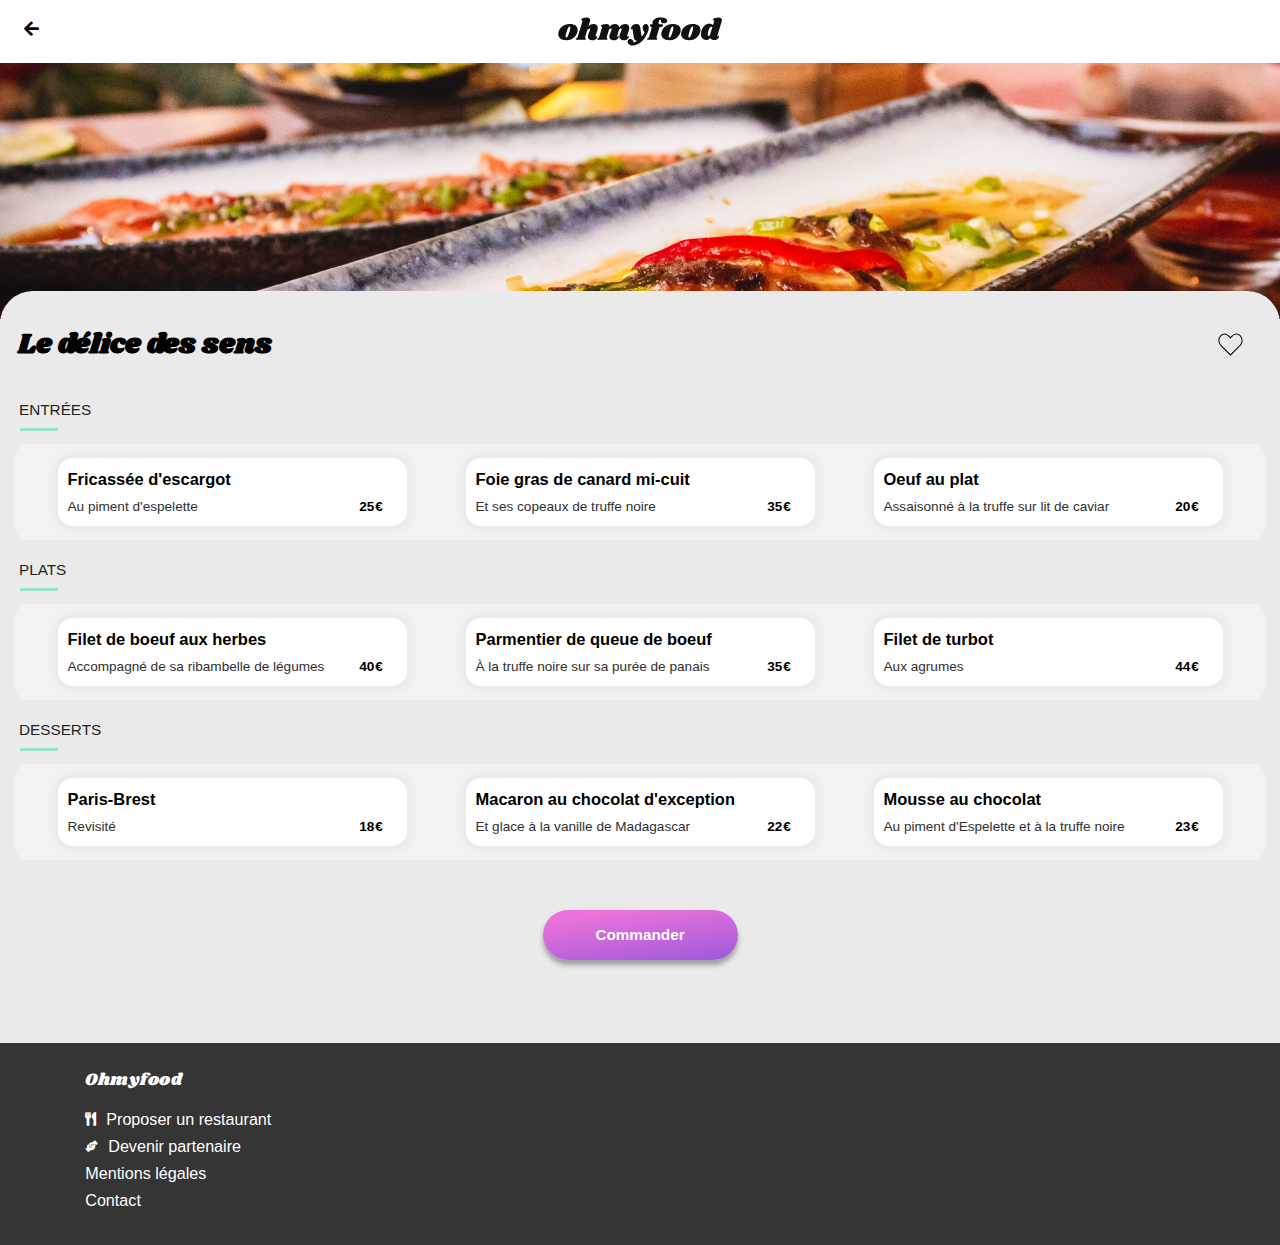
<file: leDeliceDesSens.html>
<!DOCTYPE html>
<html lang="fr">
<head>
    <meta charset="UTF-8">
    <meta http-equiv="X-UA-Compatible" content="IE=edge">
    <meta name="viewport" content="width=device-width, initial-scale=1.0">
    <title>La palette du goût</title>
    <link rel="shortcut icon" href="./MaquettesOhmyfood/images/logo/ohmyfood@2x.svg">
    <link rel="stylesheet" href="./fontawesome/css/all.css">
    <link rel="stylesheet" href="style.css">
    <link rel="preconnect" href="https://fonts.googleapis.com">
    <link rel="preconnect" href="https://fonts.gstatic.com" crossorigin>
    <link href="https://fonts.googleapis.com/css2?family=Shrikhand&display=swap" rel="stylesheet">
</head>
<body>
    <header class="heading">
        <a href="index.html">
             <i class="fas fa-arrow-left"></i>
        </a>
        <div class="header__logo">
            <img src="./MaquettesOhmyfood/images/logo/ohmyfood@2x.svg" alt="ohmyfood">
        </div>
    </header>
    <main>
        <section class="visual">
            <figure>
                <img src="./MaquettesOhmyfood/images/restaurants/louis-hansel-shotsoflouis-qNBGVyOCY8Q-unsplash.jpg" alt="">
            </figure>
        </section>
        <article class="principal">
            <div class="principal__title">
                <h1>Le délice des sens</h1>
                <div class="container-heart2">
                    <svg version="1.1" class="Capa_3" xmlns="http://www.w3.org/2000/svg" xmlns:xlink="http://www.w3.org/1999/xlink" x="0px" y="0px" viewBox="0 0 512 512" style="enable-background:new 0 0 512 512;" xml:space="preserve" width=23px height=21px>
	                    <g>
	                    	<path d="M378.667,21.333c-56.792,0-103.698,52.75-122.667,77.646c-18.969-24.896-65.875-77.646-122.667-77.646
	                    		C59.813,21.333,0,88.927,0,172c0,45.323,17.99,87.562,49.479,116.469c0.458,0.792,1.021,1.521,1.677,2.177l197.313,196.906
	                    		c2.083,2.073,4.802,3.115,7.531,3.115s5.458-1.042,7.542-3.125L467.417,283.74l2.104-2.042c1.667-1.573,3.313-3.167,5.156-5.208
	                    		c0.771-0.76,1.406-1.615,1.896-2.542C499.438,245.948,512,209.833,512,172C512,88.927,452.188,21.333,378.667,21.333z
	                    		 M458.823,261.948c-0.292,0.344-0.563,0.708-0.802,1.083c-1,1.146-2.094,2.156-3.177,3.188L255.99,464.927L68.667,277.979
	                    		c-0.604-1.188-1.448-2.271-2.479-3.177C37.677,249.906,21.333,212.437,21.333,172c0-71.313,50.24-129.333,112-129.333
	                    		c61.063,0,113.177,79.646,113.698,80.448c3.938,6.083,14,6.083,17.938,0c0.521-0.802,52.635-80.448,113.698-80.448
	                    		c61.76,0,112,58.021,112,129.333C490.667,205.604,479.354,237.552,458.823,261.948z"/>
	                    </g>
                    </svg>
                    <svg version="1.1" class="Capa_4" xmlns="http://www.w3.org/2000/svg" xmlns:xlink="http://www.w3.org/1999/xlink" x="0px" y="0px" viewBox="0 0 512 512" style="enable-background:new 0 0 512 512;" xml:space="preserve" width=23px height=21px>
                        <g>
                            <defs>
                                <linearGradient id="grad" x1="0%" y1="0%" x2="0%" y2=100%>
                                    <stop offset="0%" style="stop-color: #a05adc; stop-opacity:1" />
                                    <stop offset="100%" style="stop-color: #ea83df; stop-opacity:1" />
                                </linearGradient>
                            </defs>
                        	<path class="heart1" fill="url(#grad)" d="M378.667,21.333c-56.792,0-103.698,52.75-122.667,77.646
                        		c-18.969-24.896-65.875-77.646-122.667-77.646C59.813,21.333,0,88.927,0,172c0,45.323,17.99,87.563,49.479,116.469
                        		c0.458,0.792,1.021,1.521,1.677,2.177l197.313,196.906c2.083,2.073,4.802,3.115,7.531,3.115s5.458-1.042,7.542-3.125
                        		L467.417,283.74l2.104-2.042c1.667-1.573,3.313-3.167,5.156-5.208c0.771-0.76,1.406-1.615,1.896-2.542
                        		C499.438,245.948,512,209.833,512,172C512,88.927,452.188,21.333,378.667,21.333z"/>
                        </g>
                    </svg> 
                </div>
            </div>
            <section class="general">
                <div class="general__border-entrees">
                    <div class="entrees">ENTRÉES</div>
                </div>
            </section>
            <section class="general__chooses">
                <div class="general__choose">
                    <div class="general__choose__slider">
                        <div class="left-side">
                            <h4>Fricassée d'escargot</h4>
                            <p class="information">Au piment d'espelette</p>
                        </div>
                        <div class="right-side">
                            <p class="price">25<span class="currency">€</span></p>
                            <div class="my-selection">
                                <i class="fas fa-check"></i>
                            </div>
                        </div> 
                    </div>
                </div>
                <div class="general__choose">
                    <div class="general__choose__slider">
                        <div class="left-side">
                            <h4>Foie gras de canard mi-cuit</h4>
                            <p class="information">Et ses copeaux de truffe noire</p>
                        </div>
                        <div class="right-side">
                            <p class="price">35<span class="currency">€</span></p>
                            <div class="my-selection">
                                <i class="fas fa-check"></i>
                            </div>
                        </div>
                    </div>
                </div>
                <div class="general__choose">
                    <div class="general__choose__slider">
                        <div class="left-side">
                            <h4>Oeuf au plat</h4>
                            <p class="information">Assaisonné à la truffe sur lit de caviar</p>
                        </div>
                        <div class="right-side">
                            <p class="price">20<span class="currency">€</span></p>
                            <div class="my-selection">
                                <i class="fas fa-check"></i>
                            </div>
                        </div>
                    </div>  
                </div>
            </section>
            <section class="general">
                <div class="general__border-entrees">
                    <div class="entrees">PLATS</div>
                </div>
            </section>
            <section class="general__chooses">
                <div class="general__choose">
                    <div class="general__choose__slider">
                        <div class="left-side">
                            <h4>Filet de boeuf aux herbes</h4>
                            <p class="information">Accompagné de sa ribambelle de légumes</p>
                        </div>
                        <div class="right-side">
                            <p class="price">40<span class="currency">€</span></p>
                            <div class="my-selection">
                                <i class="fas fa-check"></i>
                            </div>
                        </div>
                    </div>
                </div>
                <div class="general__choose">
                    <div class="general__choose__slider">
                        <div class="left-side">
                            <h4>Parmentier de queue de boeuf</h4>
                            <p class="information">À la truffe noire sur sa purée de panais</p>
                        </div>
                        <div class="right-side">
                            <p class="price">35<span class="currency">€</span></p>
                            <div class="my-selection">
                                <i class="fas fa-check"></i>
                            </div>
                        </div>
                    </div>
                </div>
                <div class="general__choose">
                    <div class="general__choose__slider">
                        <div class="left-side">
                            <h4>Filet de turbot</h4>
                            <p class="information">Aux agrumes</p>
                        </div>
                        <div class="right-side">
                            <p class="price">44<span class="currency">€</span></p>
                            <div class="my-selection">
                                <i class="fas fa-check"></i>
                            </div>
                        </div>
                    </div>
                </div>
            </section>
            <section class="general">
                <div class="general__border-entrees">
                    <div class="entrees">DESSERTS</div>
                </div>
            </section>
            <section class="general__chooses">
                <div class="general__choose">
                    <div class="general__choose__slider">
                        <div class="left-side">
                            <h4>Paris-Brest</h4>
                            <p class="information">Revisité</p>
                        </div>
                        <div class="right-side">
                            <p class="price">18<span class="currency">€</span></p>
                            <div class="my-selection">
                                <i class="fas fa-check"></i>
                            </div>
                        </div>
                    </div>
                </div>
                <div class="general__choose">
                    <div class="general__choose__slider">
                        <div class="left-side">
                            <h4>Macaron au chocolat d'exception</h4>
                            <p class="information">Et glace à la vanille de Madagascar</p>  
                        </div>
                        <div class="right-side">
                            <p class="price">22<span class="currency">€</span></p>
                            <div class="my-selection">
                                <i class="fas fa-check"></i>
                            </div> 
                        </div>
                    </div>
                </div>
                <div class="general__choose">
                    <div class="general__choose__slider">
                        <div class="left-side">
                            <h4>Mousse au chocolat</h4>
                            <!-- DON'T FORGET MOVE STYLE HTML TO SCSS-->
                            <p class="information">Au piment d'Espelette et à la truffe noire</p>
                        </div>
                        <div class="right-side">
                            <p class="price">23<span class="currency">€</span></p>
                            <div class="my-selection">
                                <i class="fas fa-check"></i>
                            </div>
                        </div>
                    </div>
                </div>
            </section>
            <div class="ordering">
                <h5>Commander</h5>
            </div>
        </article>
    </main>
    <footer>
        <p id="societyName">Ohmyfood</p>
        <nav class="footer__nav">
            <ul>
                <li><i class="fas fa-utensils"></i>Proposer un restaurant</li>
                <li><i class="fas fa-hands-helping"></i>Devenir partenaire</li>
                <li>Mentions légales</li>
                <a href="mailto:wilhem.nedan@gmail.com">
                    <li>Contact</li>
                </a>
            </ul>
        </nav>
    </footer>
</body>
</html>
</file>
<file: style.css>
/* GENERAL */
* {
  margin: 0;
  padding: 0;
  box-sizing: border-box;
  font-family: "Roboto", sans-serif;
  font-size: 17px;
}

a {
  text-decoration: none;
}

li {
  list-style: none;
}

/* BODY */
body {
  width: 100%;
  height: 100%;
  background-color: #ffffff;
}

/* MAIN */
main {
  display: flex;
  flex-flow: column nowrap;
}

/* section location */
.location {
  display: flex;
  flex-flow: row nowrap;
  justify-content: center;
  align-items: center;
  width: 100%;
  height: 50px;
  background-image: linear-gradient(180deg, rgba(183, 183, 183, 0.68) 0.05%, #eaeaea 7%);
}
.location__wrapper {
  display: flex;
  flex-flow: row nowrap;
  align-items: center;
  width: 164px;
}
.location__wrapper > .fas.fa-map-marker-alt {
  display: flex;
  align-items: center;
  padding: 16px 17px 18px 0;
  font-size: 0.95rem;
  color: #353535;
}
.location__wrapper > p {
  display: flex;
  flex-flow: row nowrap;
  align-items: center;
  padding: 16px 0;
  font-weight: 400;
  color: #353535;
}

/* section description */
.description {
  display: flex;
  flex-flow: column nowrap;
  align-items: center;
  width: 100%;
  padding: 41px 5.33% 57px 5.33%;
  background-color: #f6f6f6;
}
.description > h1 {
  text-align: center;
  font-size: 1.4rem;
  padding: 0 12% 14px 8%;
}
.description > p {
  text-align: center;
  font-size: 1rem;
  font-weight: 300;
  padding: 0 0 27px 0;
  color: #414141;
}
.description__btn {
  display: flex;
  flex-flow: row nowrap;
  justify-content: center;
  align-items: center;
  display: flex;
  flex-flow: row nowrap;
  justify-content: center;
  align-items: center;
  background: linear-gradient(172deg, #eb72da 15%, #9d59dc 100%);
  box-shadow: 0 5px 5px 0 #9f9f9f;
  height: 50px;
  color: #ffffff;
  border-radius: 50px;
  cursor: pointer;
  max-width: 222px;
}
.description__btn:hover {
  box-shadow: 0 5px 5px 0 #909090;
  background: linear-gradient(172deg, #ee84df 15%, #a76ae0 100%);
  color: whitesmoke;
}
.description__btn > a {
  display: flex;
  flex-flow: row nowrap;
  justify-content: center;
  align-items: center;
  display: flex;
  width: 100%;
  height: 100%;
}
.description__btn > a > p {
  display: flex;
  flex-flow: row nowrap;
  justify-content: center;
  color: #ffffff;
  padding: 0 20px;
  font-size: 0.9rem;
}
@media screen and (max-width: 330px) {
  .description__btn > a > p {
    font-size: 0.7rem;
    width: 180px;
  }
}

/* section operation */
.operation {
  display: flex;
  flex-flow: column nowrap;
}
.operation__title {
  display: flex;
  height: 103px;
  padding: 50px 5.33% 30px 5.33%;
}
.operation__title > h2 {
  font-size: 1.4rem;
}
.operation__choices {
  display: flex;
  flex-flow: column nowrap;
  justify-content: space-evenly;
  align-items: center;
  padding: 0 5.33% 44px 5.33%;
}
@media screen and (min-width: 1124px) {
  .operation__choices {
    display: grid;
    grid-template-columns: repeat(3, 1fr);
    justify-items: center;
  }
}

.operation-choice {
  position: relative;
  display: flex;
  align-items: center;
  width: 100%;
  max-width: 335px;
  height: 73px;
  margin-bottom: 24px;
}
@media screen and (min-width: 1124px) {
  .operation-choice {
    display: flex;
    flex-flow: column nowrap;
    height: 146px;
    margin-top: 12px;
  }
}
.operation-choice .operation-step {
  position: absolute;
  display: flex;
  flex-flow: row nowrap;
  justify-content: center;
  align-items: center;
  width: 24px;
  height: 24px;
  background-color: #9356dc;
  border-radius: 50px;
  color: white;
  font-size: 0.8rem;
}
@media screen and (min-width: 1124px) {
  .operation-choice .operation-step {
    width: 34px;
    height: 34px;
  }
}
.operation-choice .operation-description {
  display: flex;
  align-items: center;
  width: 100%;
  height: 100%;
  background-color: #f6f6f6;
  box-shadow: 0px 7px 5px 0px #eaeaea;
  margin-left: 12px;
  padding-left: 35px;
  border-radius: 15px;
  transition-property: background-color;
  transition-duration: 200ms;
  transition-timing-function: ease-in-out;
}
@media screen and (min-width: 1124px) {
  .operation-choice .operation-description {
    display: flex;
    flex-flow: column nowrap;
    justify-content: center;
    align-items: center;
    margin-left: 0;
    margin-top: 17px;
    padding-left: 0;
  }
}
.operation-choice .operation-description .fa-mobile-alt {
  display: flex;
  margin-right: 19px;
  width: 20px;
  color: grey;
  font-size: 1.2rem;
}
@media screen and (min-width: 1124px) {
  .operation-choice .operation-description .fa-mobile-alt {
    justify-content: center;
    margin-right: 0;
    margin-bottom: 19px;
    transform: scale(1.5);
  }
}
.operation-choice .operation-description .fa-list-ul, .operation-choice .operation-description .fa-store {
  display: flex;
  width: 20px;
  height: 20px;
  margin-right: 19px;
  color: #7e7e7e;
  font-size: 1.2rem;
  transform: scaleX(0.85);
}
@media screen and (min-width: 1124px) {
  .operation-choice .operation-description .fa-list-ul, .operation-choice .operation-description .fa-store {
    margin-right: 0;
    margin-bottom: 19px;
    transform: scale(1.5);
  }
}
.operation-choice .operation-description p {
  font-size: 0.9rem;
  font-weight: 600;
}
@media screen and (max-width: 330px) {
  .operation-choice .operation-description p {
    font-size: 4.5vw;
  }
}
.operation-choice .operation-description:hover {
  background-color: #f5edff;
  cursor: pointer;
}
.operation-choice .operation-description:hover .fa-list-ul, .operation-choice .operation-description:hover .fa-mobile-alt, .operation-choice .operation-description:hover .fa-store {
  color: #9356dc;
}
.operation-choice .operation-description--selected {
  background-color: #f5edff;
}
.operation-choice .operation-description--selected .fa-store {
  margin-right: 19px;
  color: #9356dc;
  font-size: 1rem;
}
@media screen and (min-width: 1124px) {
  .operation-choice .operation-description--selected .fa-store {
    margin-right: 0;
    margin-bottom: 19px;
  }
}

/* section restaurants */
#restaurants {
  display: flex;
  flex-flow: column nowrap;
  background-color: #f6f6f6;
  padding: 0 5.33%;
}
#restaurants .restaurants__title {
  width: 100%;
  height: 104px;
  padding-top: 56px;
}
#restaurants .restaurants__title > h2 {
  font-size: 1.4rem;
}
#restaurants > .restaurants__examples {
  display: flex;
  flex-flow: row wrap;
  justify-content: space-evenly;
  padding-bottom: 46px;
}
@media screen and (min-width: 1124px) {
  #restaurants > .restaurants__examples {
    display: grid;
    grid-template: repeat(2, 1fr)/repeat(2, 1fr);
    justify-items: center;
  }
}
@media screen and (min-width: 1924px) {
  #restaurants > .restaurants__examples {
    display: flex;
    flex-flow: row nowrap;
  }
}

.restaurants__examples a {
  display: flex;
  width: 100%;
  min-width: 200px;
  max-width: 400px;
  height: 251px;
  text-decoration: none;
  color: #000000;
  margin-bottom: 18px;
}
@media screen and (min-width: 1924px) {
  .restaurants__examples a {
    width: 25%;
    height: 320px;
  }
}
.restaurants__examples a > .restaurants__example {
  display: flex;
  flex-flow: column nowrap;
  width: 100%;
  height: 100%;
  background-color: #ffffff;
  box-shadow: 0px 7px 5px 0px #eaeaea;
  border-radius: 15px;
  overflow: hidden;
}
.restaurants__examples a > .restaurants__example > figure {
  position: relative;
  display: flex;
  width: 100%;
  height: 100%;
}
.restaurants__examples a > .restaurants__example > figure img {
  position: absolute;
  -o-object-fit: cover;
     object-fit: cover;
  -o-object-position: 100% 98%;
     object-position: 100% 98%;
  width: 100%;
  height: 175px;
}
@media screen and (min-width: 1924px) {
  .restaurants__examples a > .restaurants__example > figure img {
    height: 244px;
  }
}
.restaurants__examples a > .restaurants__example > figure .position-center {
  -o-object-position: 100% 62%;
     object-position: 100% 62%;
}
.restaurants__examples a > .restaurants__example > figure p {
  position: absolute;
  display: flex;
  justify-content: center;
  align-items: center;
  width: 81px;
  height: 29px;
  right: 5%;
  top: 19px;
  color: #008766;
  background-color: #99e2d0;
  font-size: 0.7rem;
  font-weight: 700;
  border-radius: 2px;
}
.restaurants__examples a > .restaurants__example > .container_description {
  display: grid;
  grid-template-columns: 9fr 1fr;
  grid-template-rows: repeat(2, 1fr);
  padding: 16px 23px 16px 13px;
  background-color: #ffffff;
  height: 76px;
}
.restaurants__examples a > .restaurants__example > .container_description > .society {
  display: flex;
  font-size: 1.05rem;
  font-weight: 600;
}
.restaurants__examples a > .restaurants__example > .container_description > .container-heart {
  position: relative;
  display: grid;
  grid-column: 2;
  grid-row: span 2;
}
.restaurants__examples a > .restaurants__example > .container_description > .container-heart .Capa_1 {
  position: absolute;
  display: flex;
  top: 5px;
}
.restaurants__examples a > .restaurants__example > .container_description > .container-heart .Capa_2 {
  position: absolute;
  top: 5px;
  display: flex;
  opacity: 0;
  transition: opacity 300ms ease-in;
}
.restaurants__examples a > .restaurants__example > .container_description > .container-heart .Capa_2:hover {
  opacity: 1;
  cursor: pointer;
}
.restaurants__examples a > .restaurants__example > .container_description > p {
  display: flex;
  font-size: 1rem;
  font-weight: 300;
}

/* HEADER */
header {
  display: flex;
  flex-flow: row nowrap;
  justify-content: center;
  align-items: center;
  position: relative;
  height: 63px;
}
header .header__logo {
  display: flex;
  width: 164px;
  height: 100%;
}
header .header__logo img {
  display: flex;
  width: 100%;
  height: 100%;
}

/* FOOTER */
footer {
  position: static;
  bottom: 0;
  display: flex;
  flex-flow: column nowrap;
  padding: 25px 6.66% 35px 6.66%;
  width: 100%;
  background-color: #353535;
}
footer #societyName {
  display: flex;
  align-items: center;
  font-family: "Shrikhand", cursive;
  font-size: 1rem;
  color: #ffffff;
  width: 100px;
  padding-bottom: 18px;
  letter-spacing: 0.5px;
}
footer .footer__nav {
  display: flex;
}
footer .footer__nav ul {
  display: flex;
  flex-flow: column nowrap;
  justify-content: space-between;
  height: 100px;
}
footer .footer__nav ul li {
  display: flex;
  justify-content: flex-start;
  align-items: flex-end;
  flex-flow: row nowrap;
  color: #ffffff;
  font-size: 0.95rem;
}
footer .footer__nav ul li .fa-utensils {
  display: flex;
  align-items: center;
  font-size: 0.8rem;
  height: 100%;
  margin-right: 10px;
  transform: scaleY(1);
}
footer .footer__nav ul li .fa-hands-helping {
  display: flex;
  align-items: center;
  height: 100%;
  font-size: 0.85rem;
  margin: 0 7px 0 -2px;
  transform: scale(0.7) rotate(-10deg);
}
footer .footer__nav ul li:nth-child(4) a {
  font-size: 0.95rem;
  color: #ffffff;
  text-decoration: none;
}

/* MENU MODEL */
/* HEADER */
.heading {
  display: flex;
  justify-content: center;
  align-items: center;
  height: 63px;
  padding: 0 23px;
}
.heading a {
  text-decoration: none;
  color: #000000;
}
.heading a .fas.fa-arrow-left {
  position: absolute;
  top: 20px;
  left: 24px;
}

/* section visual */
.visual {
  display: flex;
  flex-flow: column nowrap;
  z-index: -1000;
}
.visual figure {
  position: relative;
  display: flex;
  width: 100%;
  height: 256px;
  overflow: hidden;
}
.visual figure img {
  position: absolute;
  -o-object-fit: cover;
     object-fit: cover;
  transform: scaleX(1.07);
  width: 100%;
  height: 100%;
}

/* section article */
.principal {
  display: flex;
  flex-flow: column nowrap;
  background-color: #eaeaea;
  margin-top: -50px;
  padding-bottom: 83px;
  border-radius: 33px 33px 0 0;
}
@media screen and (min-width: 425px) {
  .principal {
    margin-top: -28px;
  }
}
.principal .principal__title {
  display: flex;
  flex-flow: row nowrap;
  justify-content: space-between;
  padding: 33px 38px 29px 18px;
}
.principal .principal__title > h1 {
  display: flex;
  font-family: "Shrikhand", cursive;
  font-size: 1.65rem;
}
@media screen and (max-width: 374px) {
  .principal .principal__title > h1 {
    font-size: 7vw;
  }
}
.principal .principal__title > .container-heart2 {
  position: relative;
  display: flex;
  align-items: center;
}
.principal .principal__title > .container-heart2 .Capa_3 {
  position: absolute;
  transform: scale(1.15);
}
.principal .principal__title > .container-heart2 .Capa_4 {
  transform: scale(1.15);
  opacity: 0;
  transition: opacity 300ms ease-in;
}
.principal .principal__title > .container-heart2 .Capa_4:hover {
  opacity: 1;
  cursor: pointer;
}
@media screen and (max-width: 374px) {
  .principal .principal__title > .container-heart2 {
    transform: scale(0.9);
    font-size: 5vw;
  }
}

.general {
  display: flex;
  align-items: center;
  padding-left: 20px;
  height: 36px;
}
.general .general__border-entrees {
  display: flex;
  align-items: center;
  height: 38px;
  width: 56px;
  background-image: linear-gradient(270deg, #eaeaea 18px, #99e2d0 18px);
  z-index: 1000;
}
.general .general__border-entrees .entrees {
  display: flex;
  align-items: center;
  height: 36px;
  margin: -5px 0 0 -1px;
  font-size: 0.9rem;
  font-weight: 300;
  background-color: #eaeaea;
  color: #1f1f1f;
}

.general__chooses {
  display: flex;
  flex-flow: row wrap;
  justify-content: space-around;
  margin: 14px;
  overflow: hidden;
}
@media screen and (min-width: 800px) {
  .general__chooses {
    background-color: #ffffff60;
    padding: 14px 14px 0 14px;
    border-radius: 15px;
  }
}
.general__chooses .general__choose {
  -o-box-shadow: 0 0 5px 5px rgba(212, 212, 212, 0.23);
  -ms-box-shadow: 0 0 5px 5px rgba(212, 212, 212, 0.23);
  box-shadow: 0 0 5px 5px rgba(212, 212, 212, 0.23);
  display: flex;
  flex-flow: row nowrap;
  width: 349px;
  height: 68px;
  margin-bottom: 14px;
  background-color: #ffffff;
  border-radius: 15px;
  overflow: hidden;
}
.general__chooses .general__choose:nth-child(1) {
  -webkit-animation-name: start;
          animation-name: start;
  -webkit-animation-duration: 2000ms;
          animation-duration: 2000ms;
  -webkit-animation-delay: 130ms;
          animation-delay: 130ms;
  -webkit-animation-timing-function: ease-out;
          animation-timing-function: ease-out;
}
.general__chooses .general__choose:nth-child(2) {
  -webkit-animation-name: start;
          animation-name: start;
  -webkit-animation-duration: 2000ms;
          animation-duration: 2000ms;
  -webkit-animation-delay: 260ms;
          animation-delay: 260ms;
  -webkit-animation-timing-function: ease-out;
          animation-timing-function: ease-out;
}
.general__chooses .general__choose:nth-child(3) {
  -webkit-animation-name: start;
          animation-name: start;
  -webkit-animation-duration: 2000ms;
          animation-duration: 2000ms;
  -webkit-animation-delay: 390ms;
          animation-delay: 390ms;
  -webkit-animation-timing-function: ease-out;
          animation-timing-function: ease-out;
}
.general__chooses .general__choose:nth-child(4) {
  -webkit-animation-name: start;
          animation-name: start;
  -webkit-animation-duration: 2000ms;
          animation-duration: 2000ms;
  -webkit-animation-delay: 520ms;
          animation-delay: 520ms;
  -webkit-animation-timing-function: ease-out;
          animation-timing-function: ease-out;
}
@media screen and (max-width: 374px) {
  .general__chooses .general__choose {
    width: 93.67%;
  }
}

.general__choose__slider {
  display: flex;
}
.general__choose__slider .left-side {
  display: flex;
  flex-flow: column nowrap;
  justify-content: space-between;
  height: 100%;
  width: 270px;
  padding: 12px 0 12px 0;
  transition: width 400ms ease-out;
}
@media screen and (max-width: 350px) {
  .general__choose__slider .left-side {
    width: 210px;
  }
}
.general__choose__slider .left-side h4 {
  font-size: 0.97rem;
  white-space: nowrap;
  overflow: hidden;
  text-overflow: ellipsis;
  padding-left: 10px;
}
.general__choose__slider .left-side .information {
  font-size: 0.8rem;
  color: #303030;
  white-space: nowrap;
  overflow: hidden;
  text-overflow: ellipsis;
  padding-left: 10px;
}
.general__choose__slider .left-side .information--bold {
  font-size: 0.92rem;
  font-weight: 500;
  padding-left: 10px;
}
.general__choose__slider .right-side {
  display: flex;
  align-items: flex-end;
  white-space: nowrap;
  overflow: hidden;
  text-overflow: ellipsis;
}
.general__choose__slider .right-side .price {
  display: flex;
  justify-content: center;
  align-items: flex-end;
  padding-bottom: 12px;
  padding-left: 7px;
  width: 80px;
  height: 100%;
  font-size: 0.8rem;
  font-weight: 600;
}
.general__choose__slider .right-side .price .currency {
  padding-left: 1px;
  font-size: 0.8rem;
  font-weight: bold;
}
.general__choose__slider .my-selection {
  display: flex;
  flex-flow: row nowrap;
  justify-content: center;
  align-items: center;
  width: 60px;
  height: 100%;
  background-color: #99e2d0;
}
.general__choose__slider .my-selection .fa-check {
  display: flex;
  flex-flow: row nowrap;
  justify-content: center;
  align-items: center;
  color: #99e2d0;
  padding: 6px;
  background-color: #ffffff;
  border-radius: 50%;
  transform: scale(0.69);
}

.general__choose__slider:hover {
  cursor: pointer;
}
.general__choose__slider:hover .left-side {
  width: 210px;
}
.general__choose__slider:hover .left-side > H4, .general__choose__slider:hover .left-side > .information {
  white-space: nowrap;
  overflow: hidden;
  text-overflow: ellipsis;
}
.general__choose__slider:hover .my-selection > .fa-check {
  -webkit-animation: 400ms ease 100ms 1 drive;
          animation: 400ms ease 100ms 1 drive;
}

@-webkit-keyframes drive {
  0% {
    transform: rotate(0deg) scale(0.69);
  }
  100% {
    transform: rotate(360deg) scale(0.69);
  }
}

@keyframes drive {
  0% {
    transform: rotate(0deg) scale(0.69);
  }
  100% {
    transform: rotate(360deg) scale(0.69);
  }
}
@-webkit-keyframes start {
  0% {
    transform: translateY(20px);
    opacity: 0;
  }
  100% {
    transform: translateY(0);
    opacity: 1;
  }
}
@keyframes start {
  0% {
    transform: translateY(20px);
    opacity: 0;
  }
  100% {
    transform: translateY(0);
    opacity: 1;
  }
}
.principal > .ordering {
  display: flex;
  flex-flow: row nowrap;
  justify-content: center;
  align-items: center;
  margin-top: 36px;
}
.principal > .ordering h5 {
  display: flex;
  flex-flow: row nowrap;
  justify-content: center;
  align-items: center;
  background: linear-gradient(172deg, #eb72da 15%, #9d59dc 100%);
  box-shadow: 0 5px 5px 0 #9f9f9f;
  height: 50px;
  color: #ffffff;
  border-radius: 50px;
  cursor: pointer;
  width: 195px;
  font-size: 0.9rem;
}
.principal > .ordering h5:hover {
  box-shadow: 0 5px 5px 0 #909090;
  background: linear-gradient(172deg, #ee84df 15%, #a76ae0 100%);
  color: whitesmoke;
}

.loading {
  position: fixed;
  display: flex;
  flex-flow: row nowrap;
  justify-content: center;
  align-items: center;
  top: 0;
  right: 0;
  bottom: 0;
  left: 0;
  background-color: #ffffff;
  z-index: 1000;
  -webkit-animation: load-spider 3000ms ease-in-out forwards;
          animation: load-spider 3000ms ease-in-out forwards;
}
.loading::after {
  content: "";
  top: 50%;
  left: 50%;
  transform: translate(-50%, -50%);
  width: 10vw;
  height: 10vw;
  border-style: double;
  border-color: #9356DC;
  border-top-color: transparent;
  border-bottom-color: transparent;
  border-width: 10px;
  border-radius: 50%;
  -webkit-animation: spin 2500ms linear 1 forwards;
          animation: spin 2500ms linear 1 forwards;
}

@-webkit-keyframes load-spider {
  0% {
    opacity: 0.95;
  }
  30% {
    opacity: 0.95;
  }
  40% {
    opacity: 0.55;
  }
  50% {
    opacity: 0.4;
  }
  60% {
    opacity: 0.3;
  }
  70% {
    opacity: 0.2;
  }
  90% {
    opacity: 0.1;
  }
  100% {
    opacity: 0;
    z-index: -1;
  }
}

@keyframes load-spider {
  0% {
    opacity: 0.95;
  }
  30% {
    opacity: 0.95;
  }
  40% {
    opacity: 0.55;
  }
  50% {
    opacity: 0.4;
  }
  60% {
    opacity: 0.3;
  }
  70% {
    opacity: 0.2;
  }
  90% {
    opacity: 0.1;
  }
  100% {
    opacity: 0;
    z-index: -1;
  }
}
@-webkit-keyframes spin {
  0% {
    transform: rotate(0deg);
  }
  20% {
    transform: rotate(100deg);
  }
  40% {
    transform: rotate(150deg);
  }
  60% {
    transform: rotate(200deg);
  }
  80% {
    transform: rotate(300deg);
  }
  100% {
    transform: rotate(360deg);
    opacity: 0;
  }
}
@keyframes spin {
  0% {
    transform: rotate(0deg);
  }
  20% {
    transform: rotate(100deg);
  }
  40% {
    transform: rotate(150deg);
  }
  60% {
    transform: rotate(200deg);
  }
  80% {
    transform: rotate(300deg);
  }
  100% {
    transform: rotate(360deg);
    opacity: 0;
  }
}/*# sourceMappingURL=style.css.map */
</file>
